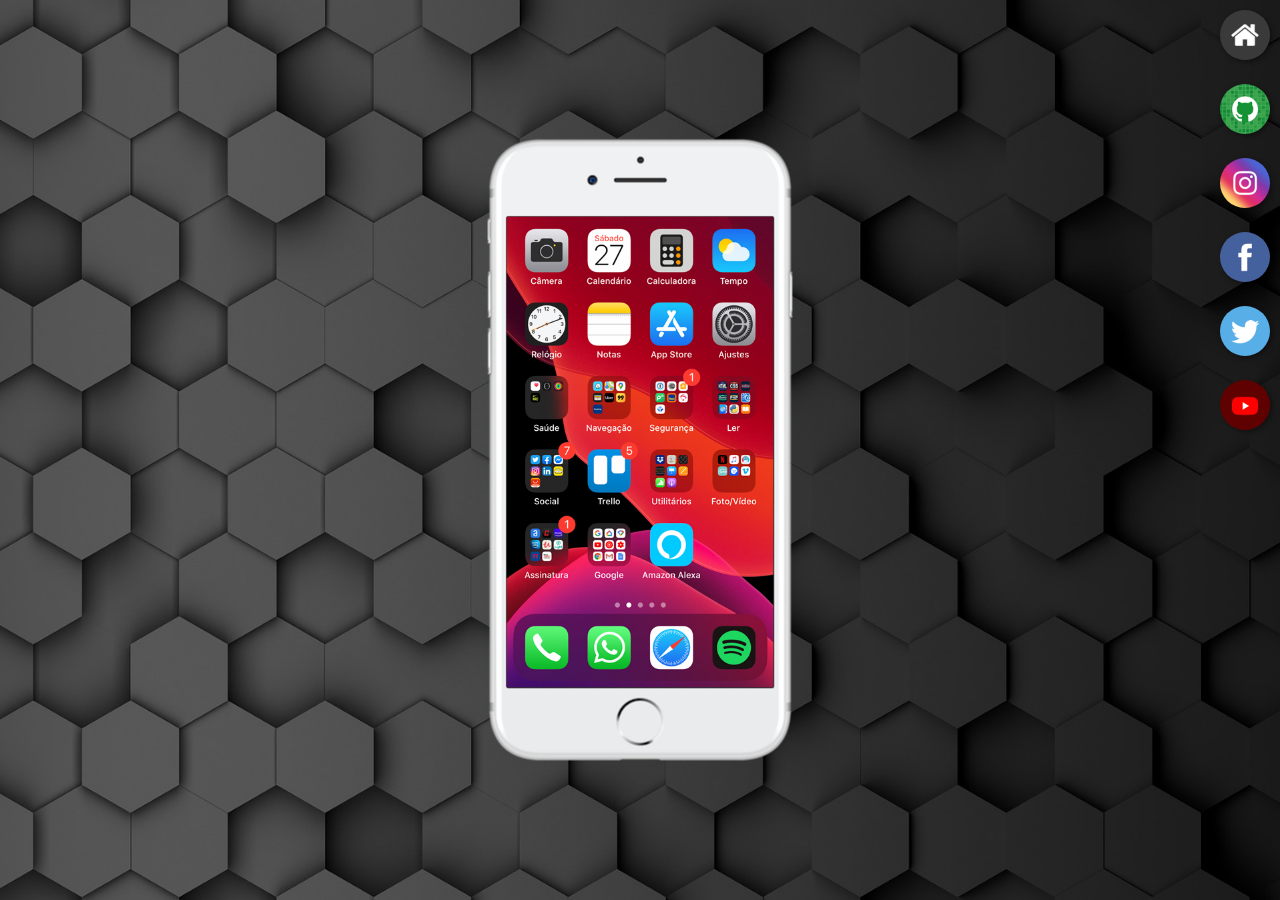
<file: index.html>
<!DOCTYPE html>
<html lang="pt-br">
<head>
    <meta charset="UTF-8">
    <meta name="viewport" content="width=device-width, initial-scale=1.0">
    <title>Projeto Redes Sociais</title>
    <link rel="shortcut icon" href="favicon.ico" type="image/x-icon">
    <link rel="stylesheet" href="estilos/style.css">
</head>
<body>
    <main>
        <section id="telefone">
            <iframe src="home.html" name="tela" id="tela" frameborder="0">
                Seu navegador não é compatível com isso.
            </iframe>
        </section>
        <section id="redes-sociais">
            <a href="home.html" target="tela"><img src="imagens/logo-home.jpg" alt="Home"></a><br>

            <a href="github.html" target="tela"><img src="imagens/logo-github.jpg" alt="GitHub"></a><br>

            <a href="instagram.html" target="tela"><img src="imagens/logo-instagram.jpg" alt="Instagram"></a><br>

            <a href="facebook.html" target="tela"><img src="imagens/logo-facebook.jpg" alt="Facebook"></a><br>

            <a href="twitter.html" target="tela"><img src="imagens/logo-twitter.jpg" alt="Twitter"></a><br>

            <a href="youtube.html" target="tela"><img src="imagens/logo-youtube.jpg" alt="YouTube"></a>
        </section>
    </main>
</body>
</html>
</file>
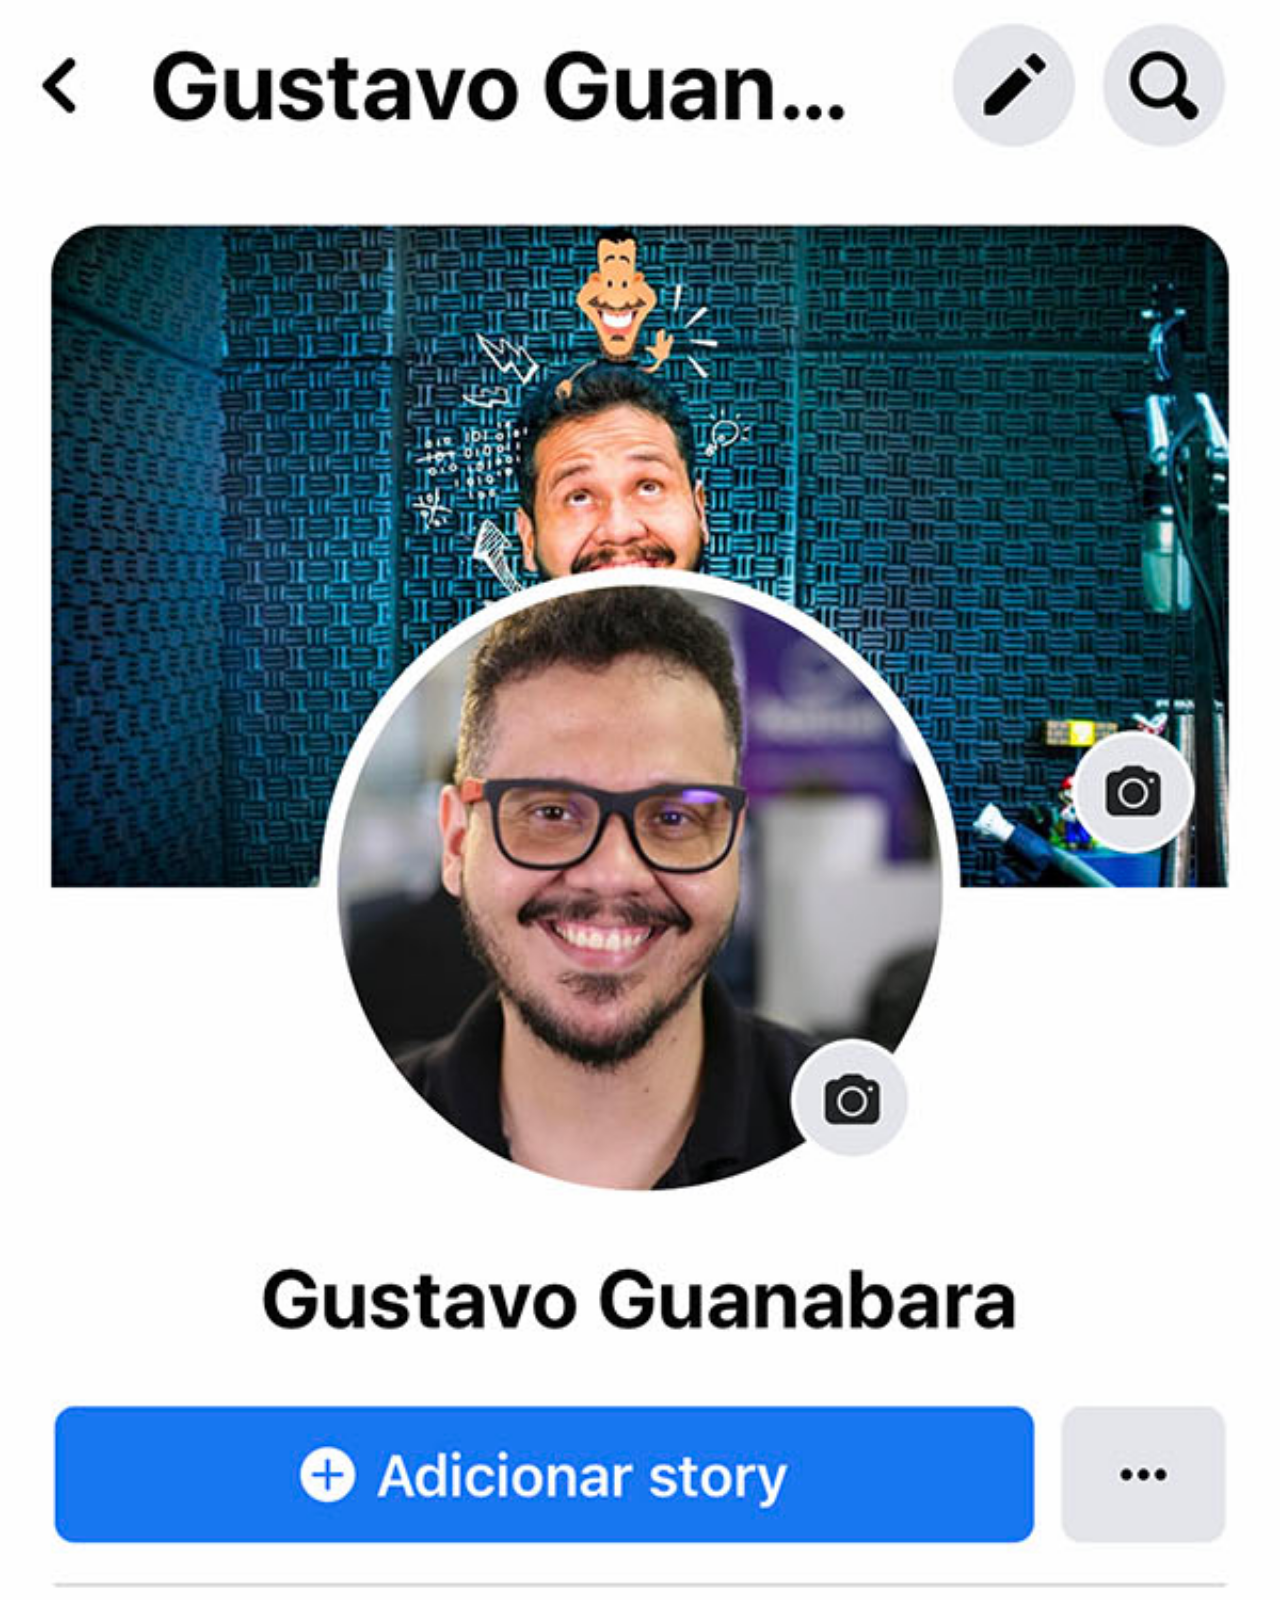
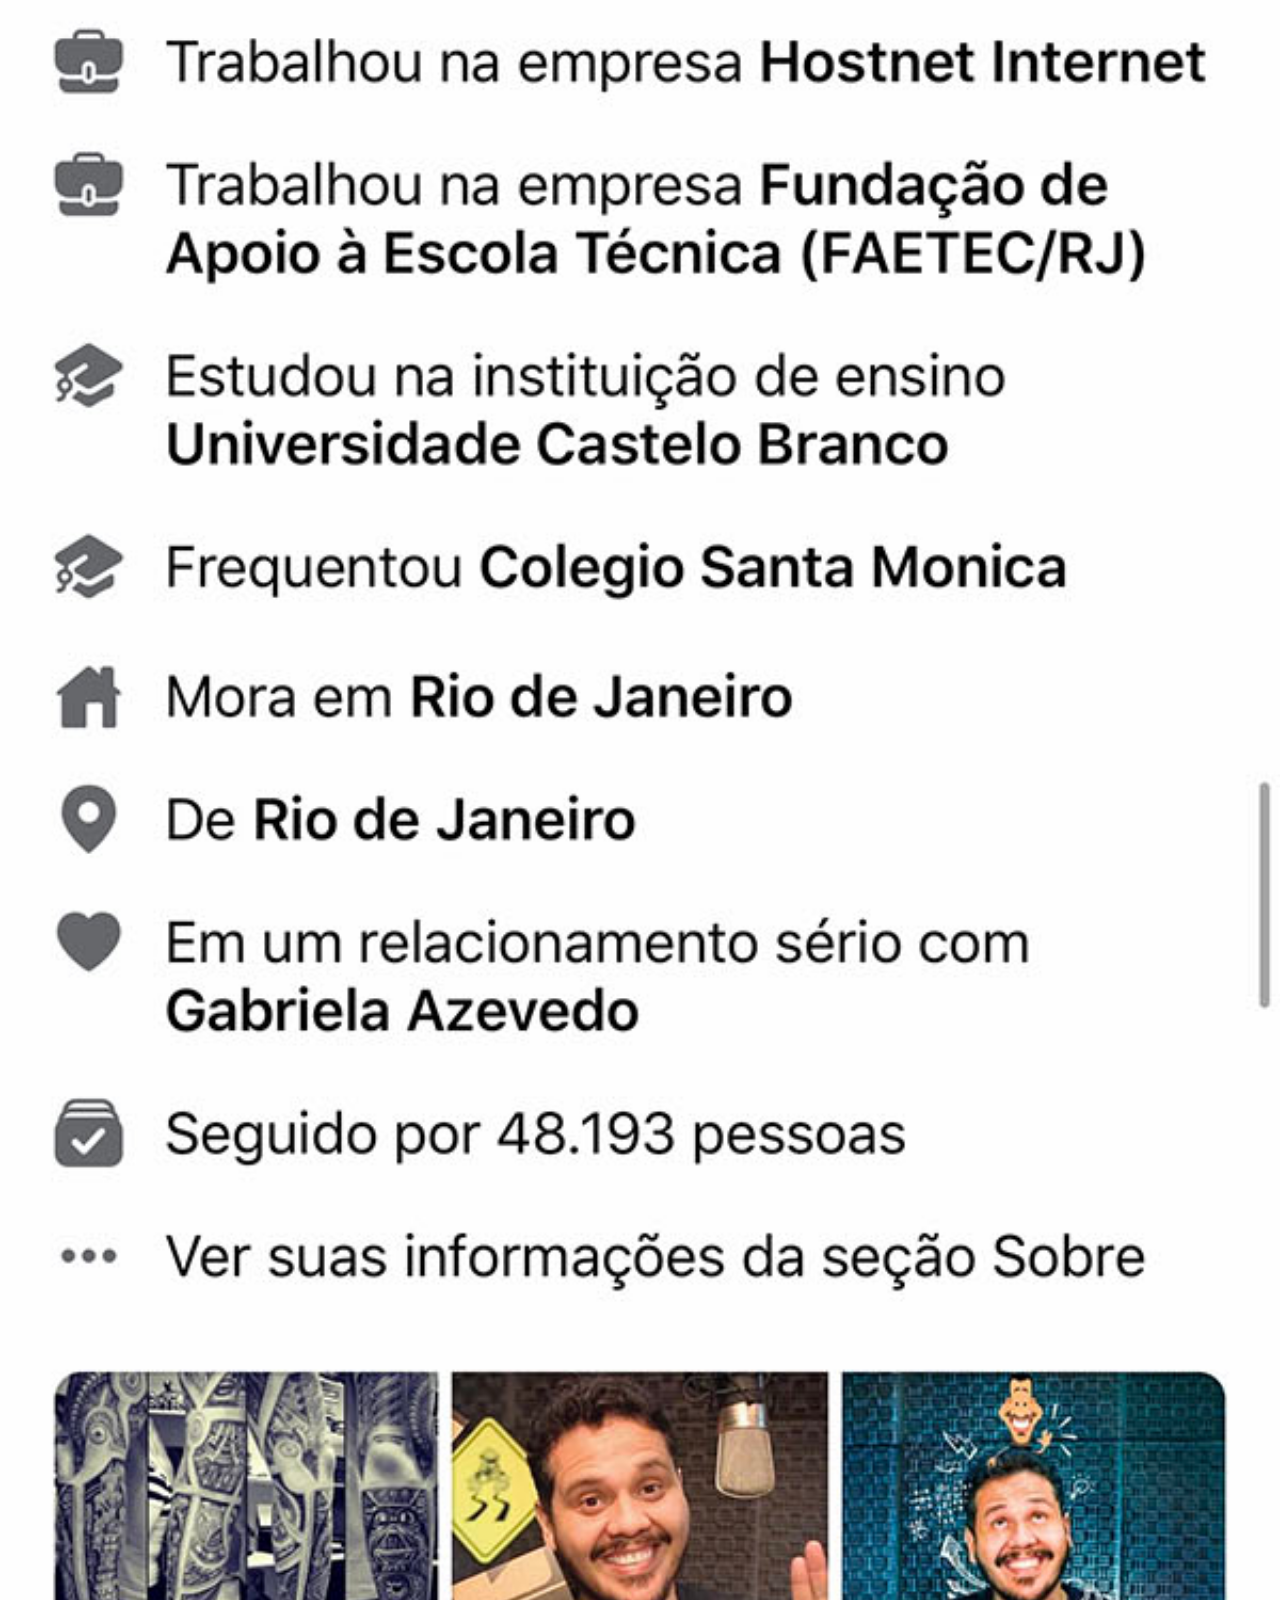
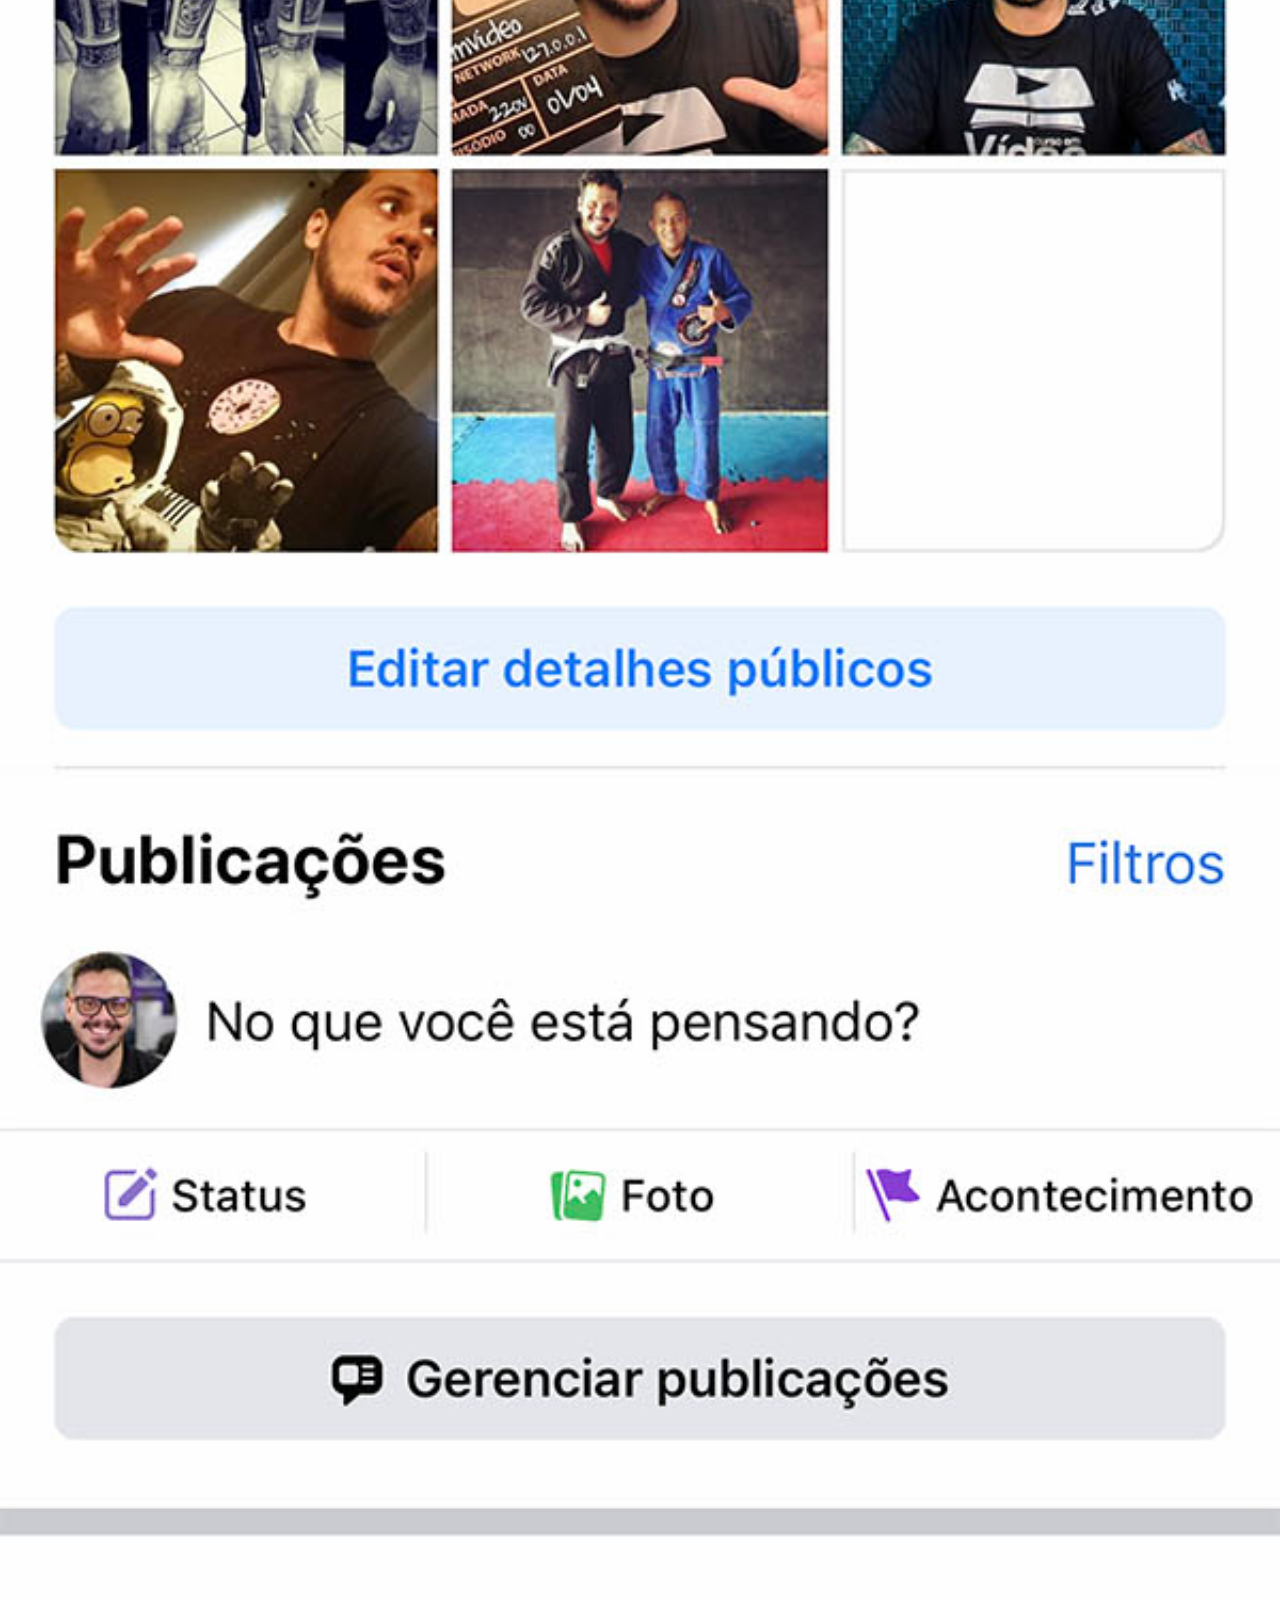
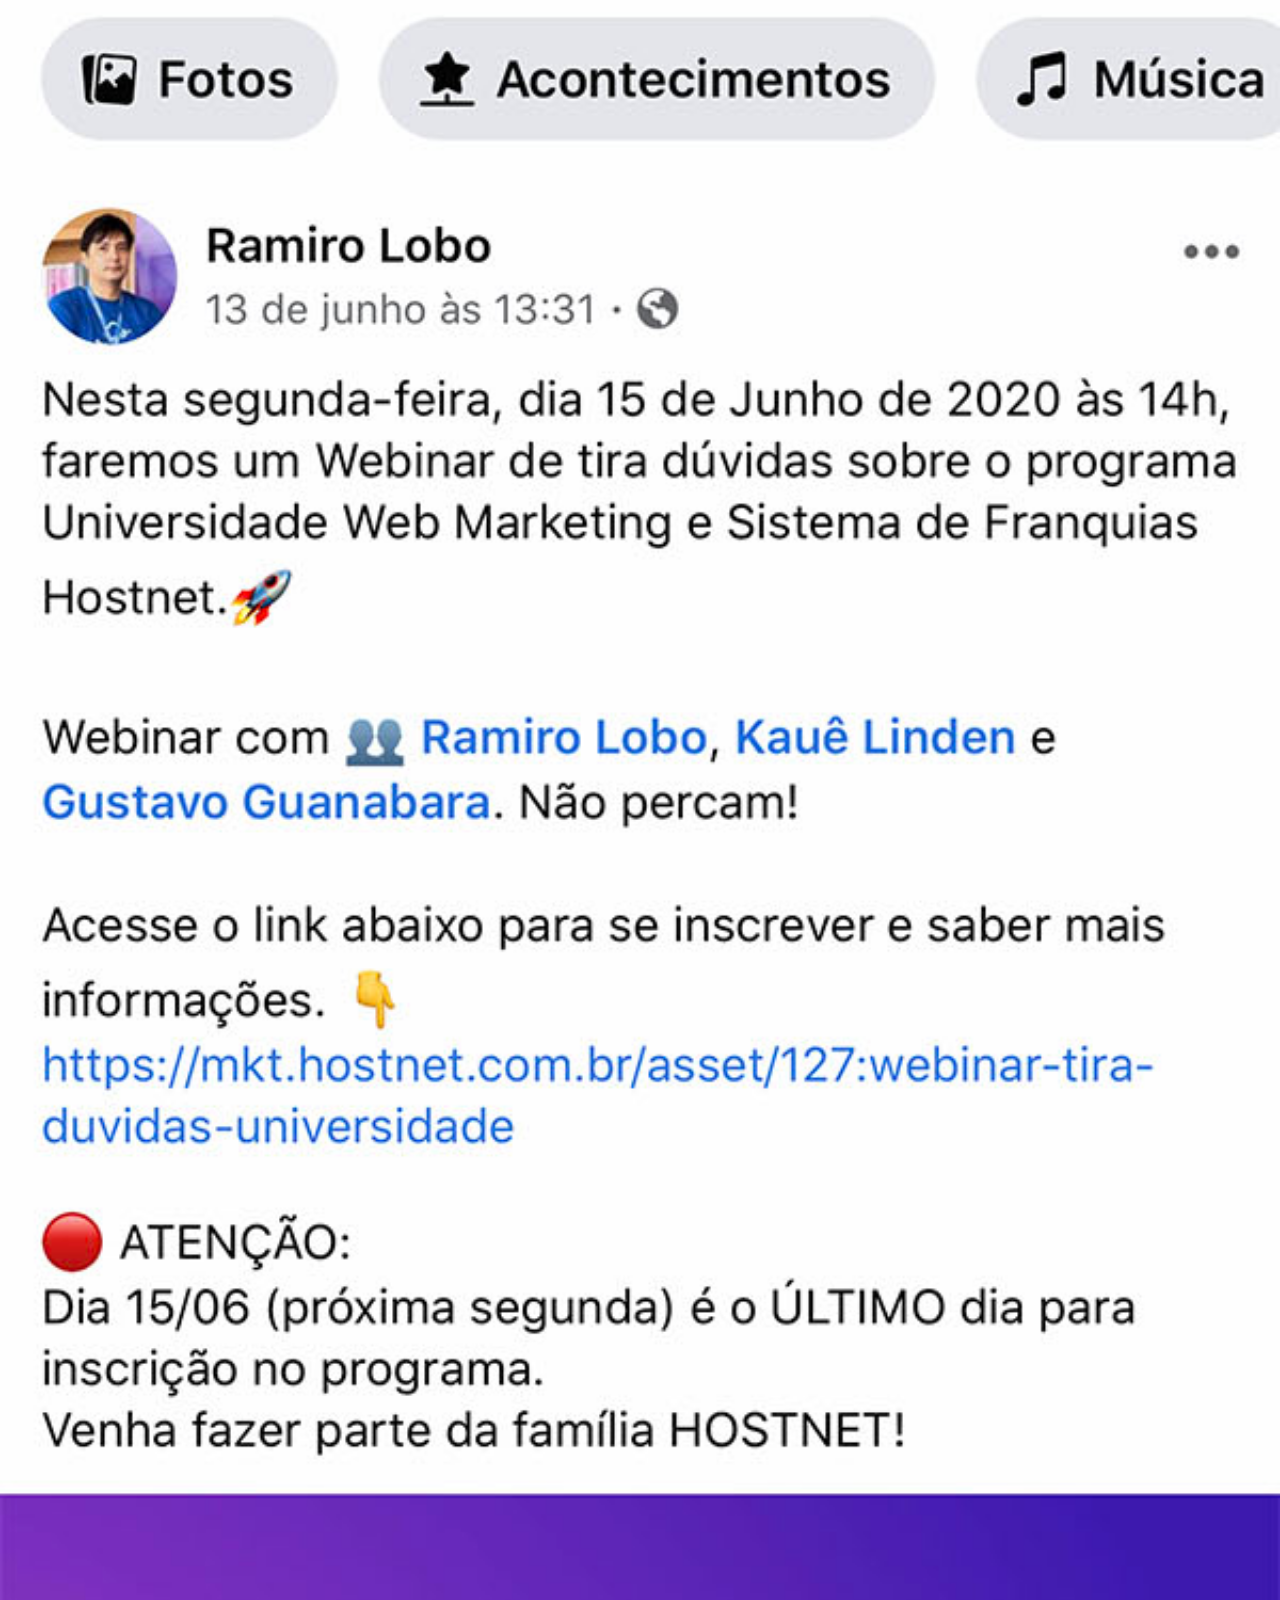
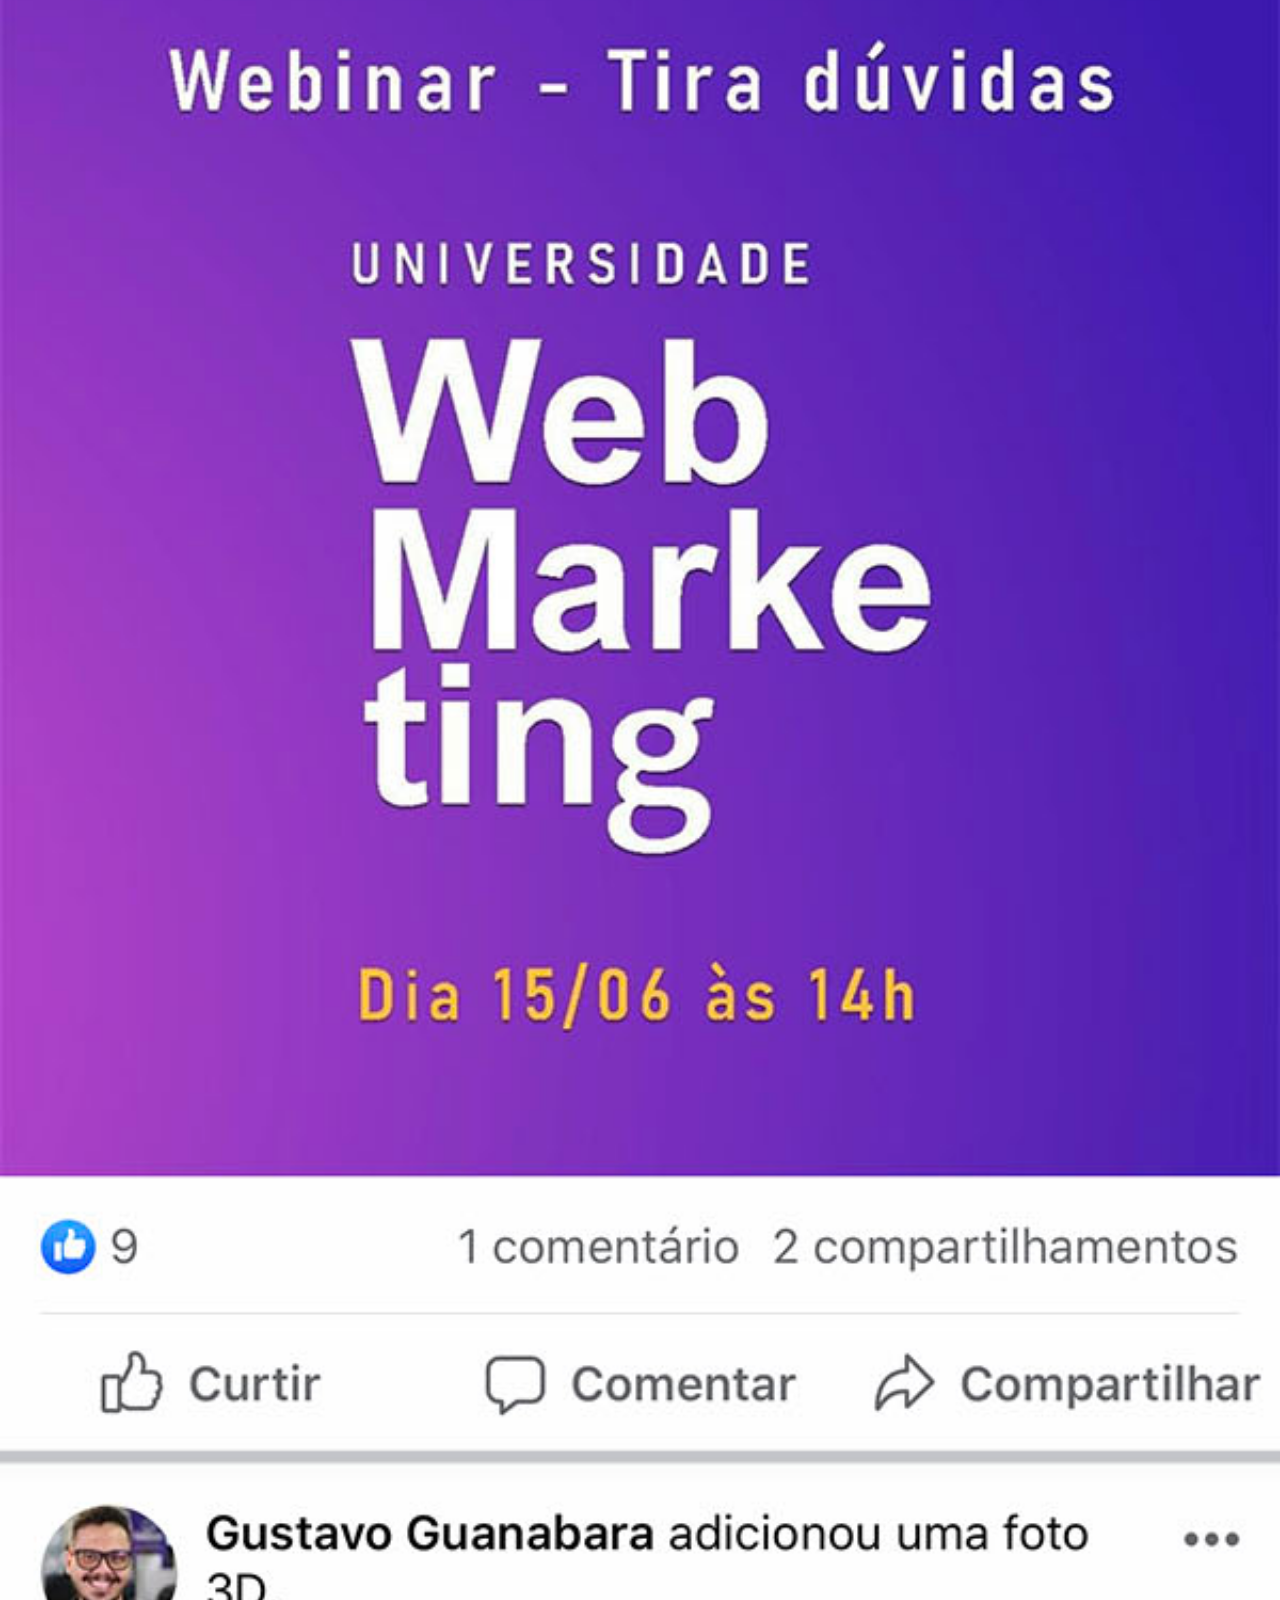
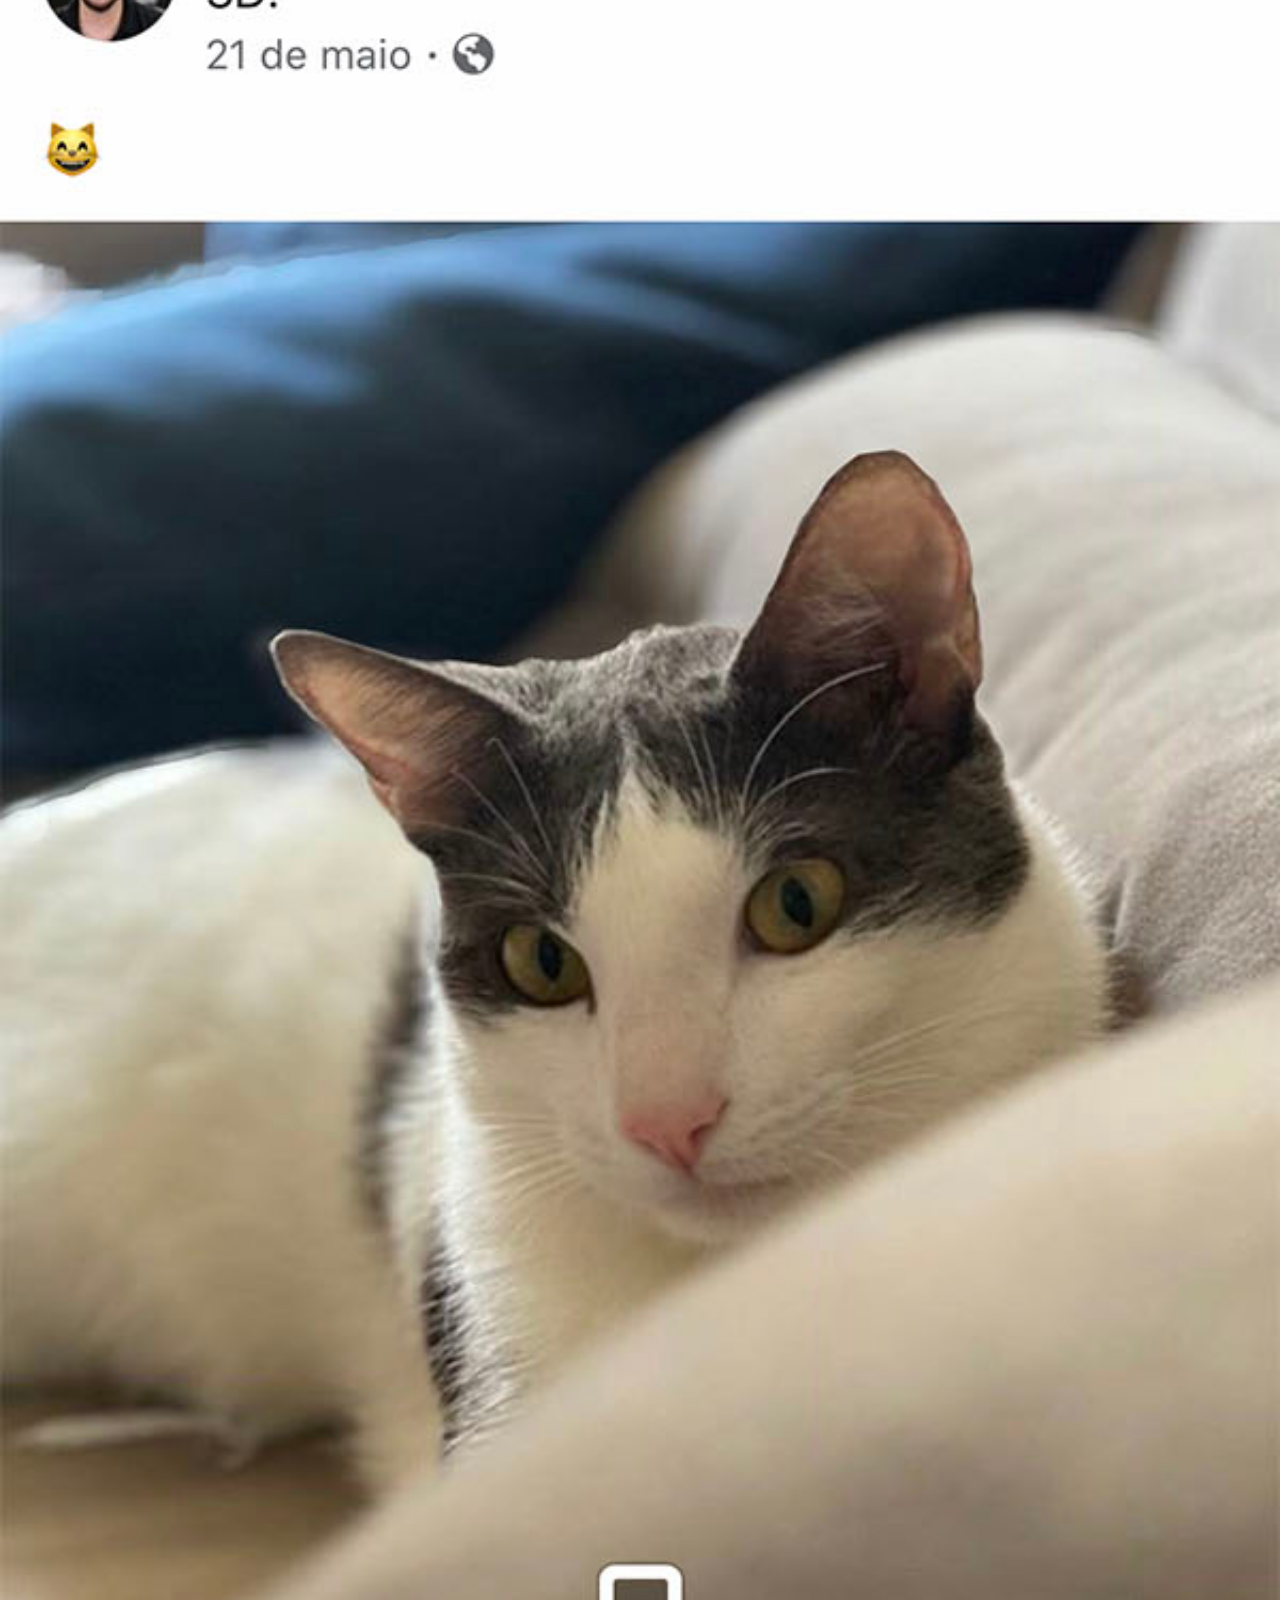
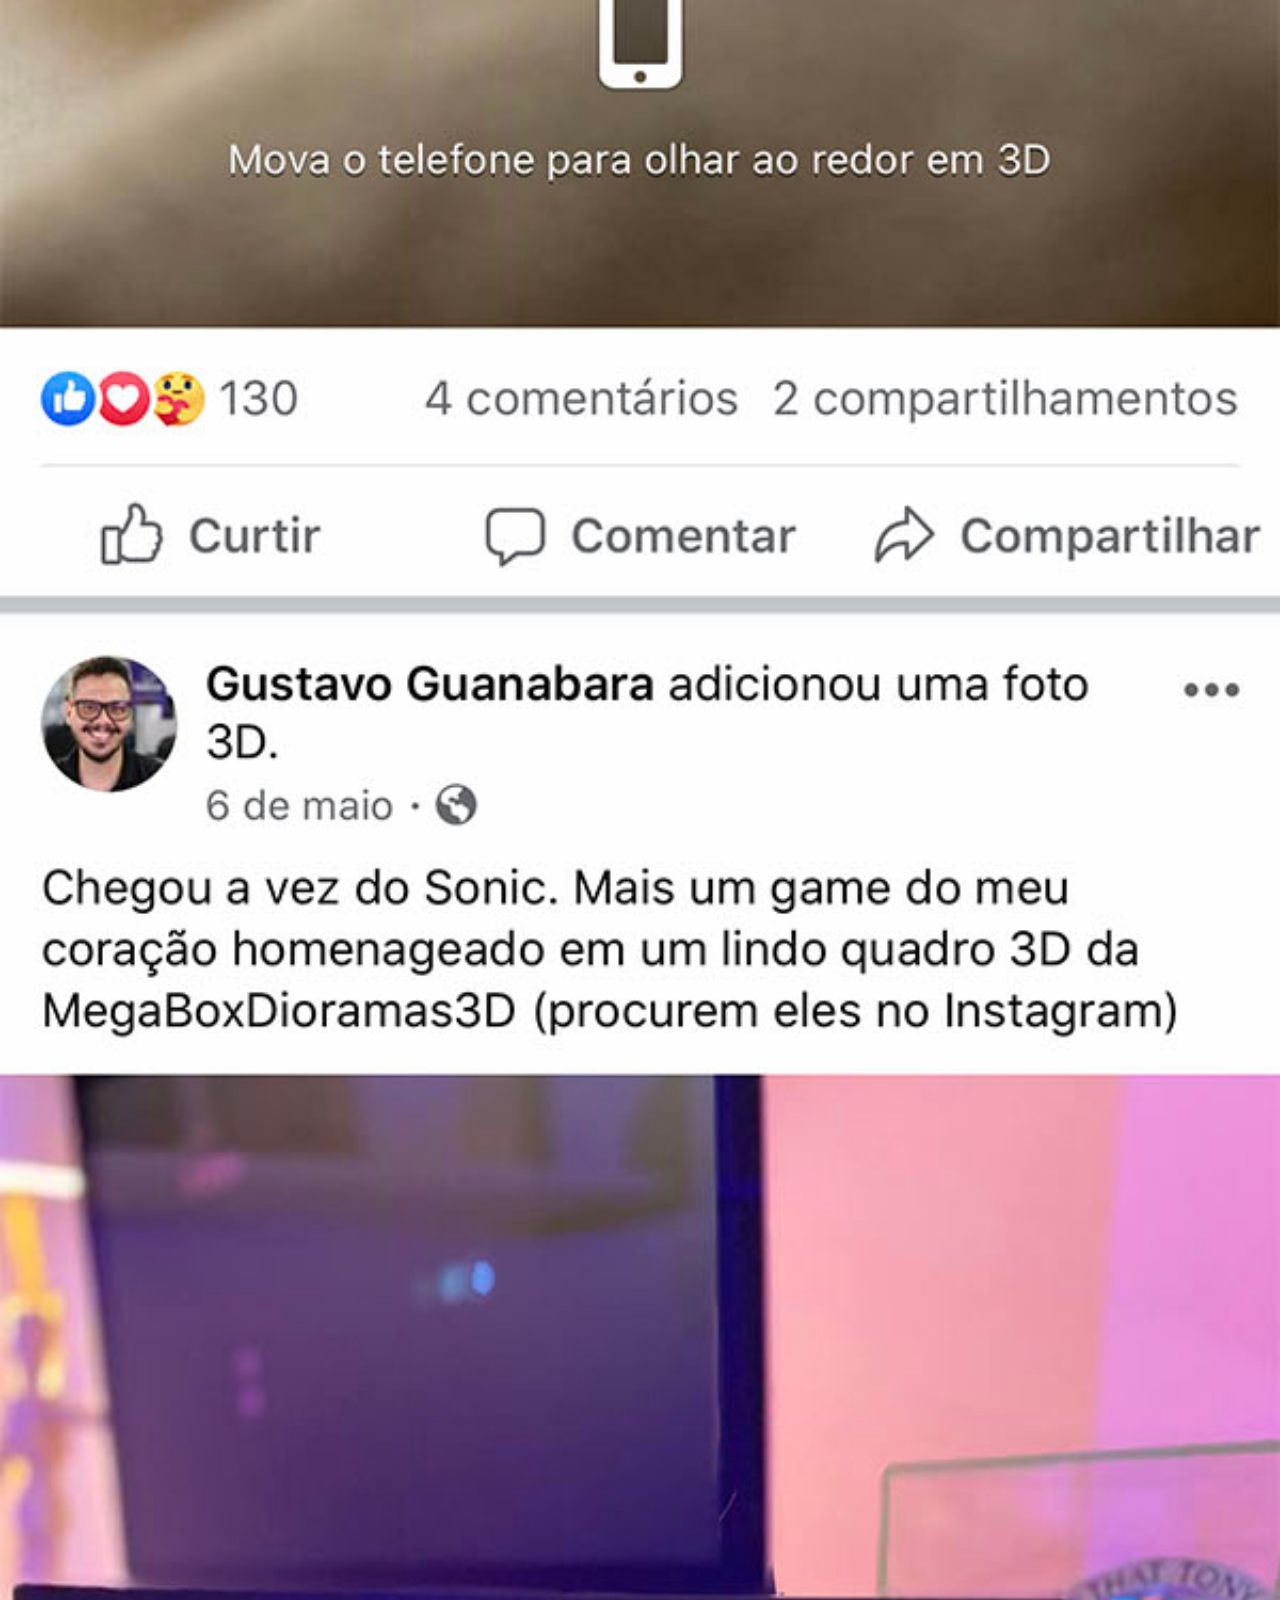
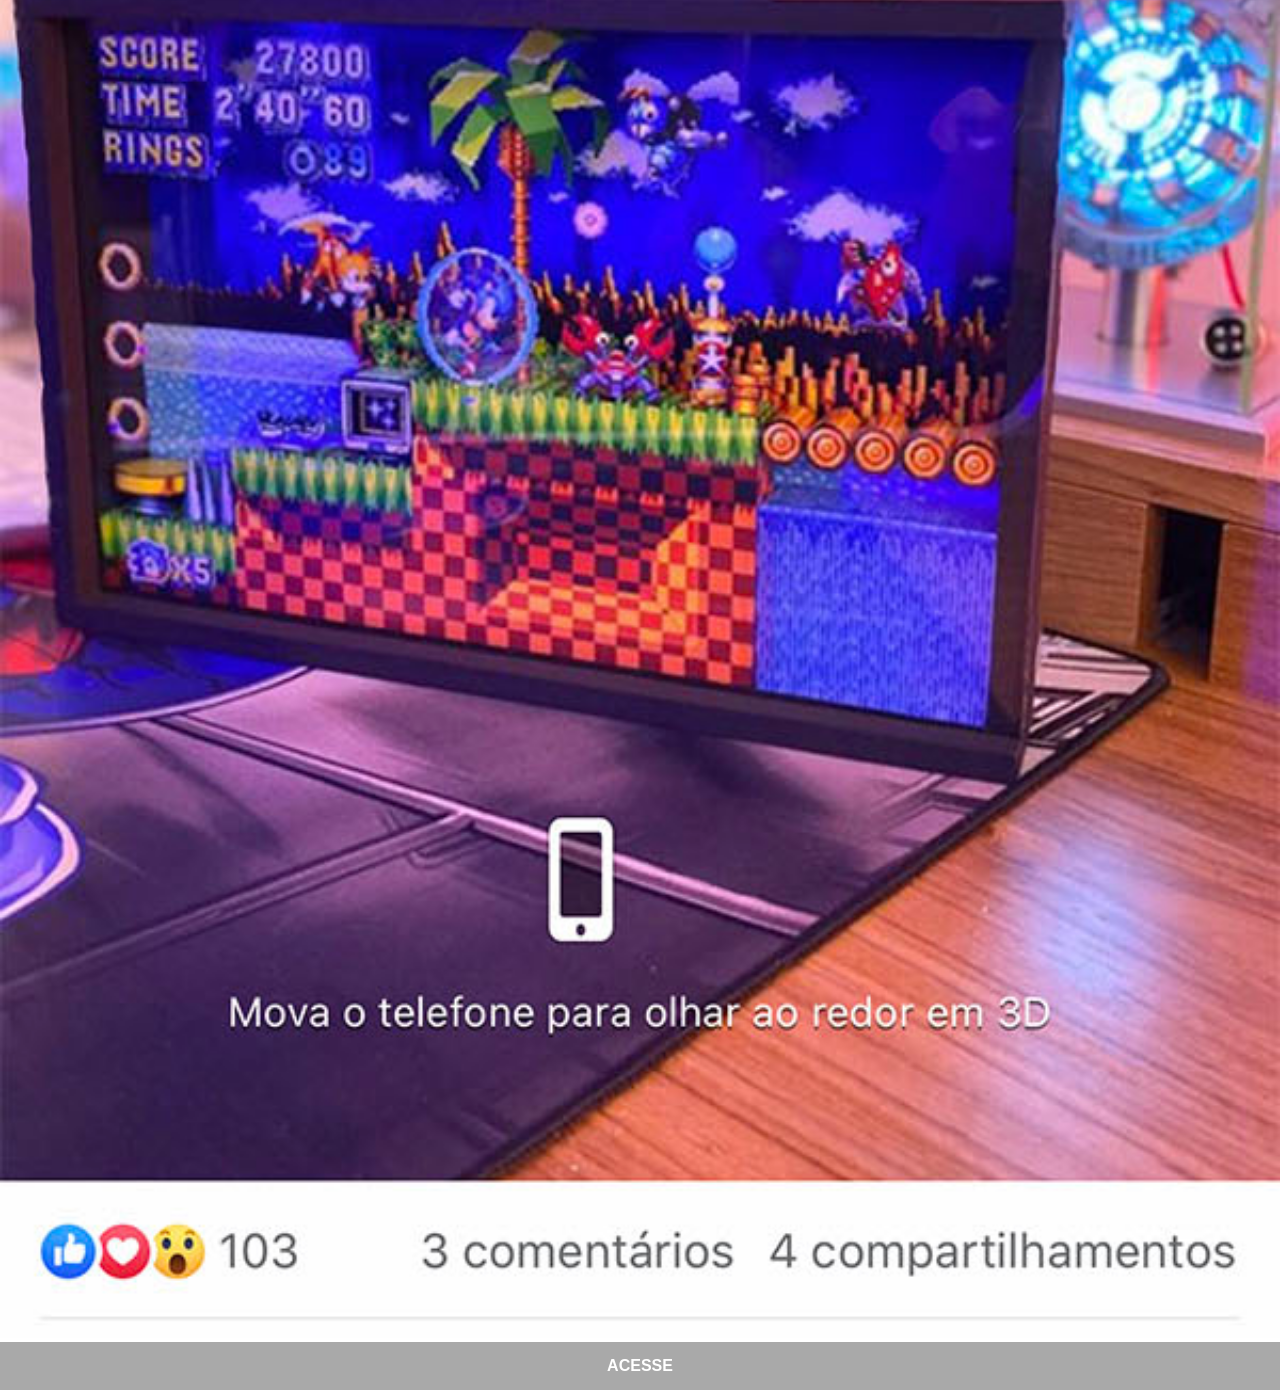
<file: facebook.html>
<!DOCTYPE html>
<html lang="pt-br">
<head>
    <meta charset="UTF-8">
    <meta name="viewport" content="width=device-width, initial-scale=1.0">
    <title>Facebook</title>
    <link rel="stylesheet" href="estilos/social.css">
</head>
<body>
    <img src="imagens/tela-facebook.jpg" alt="Facebook"><a href="" target="_blank">ACESSE</a>
</body>
</html>
</file>
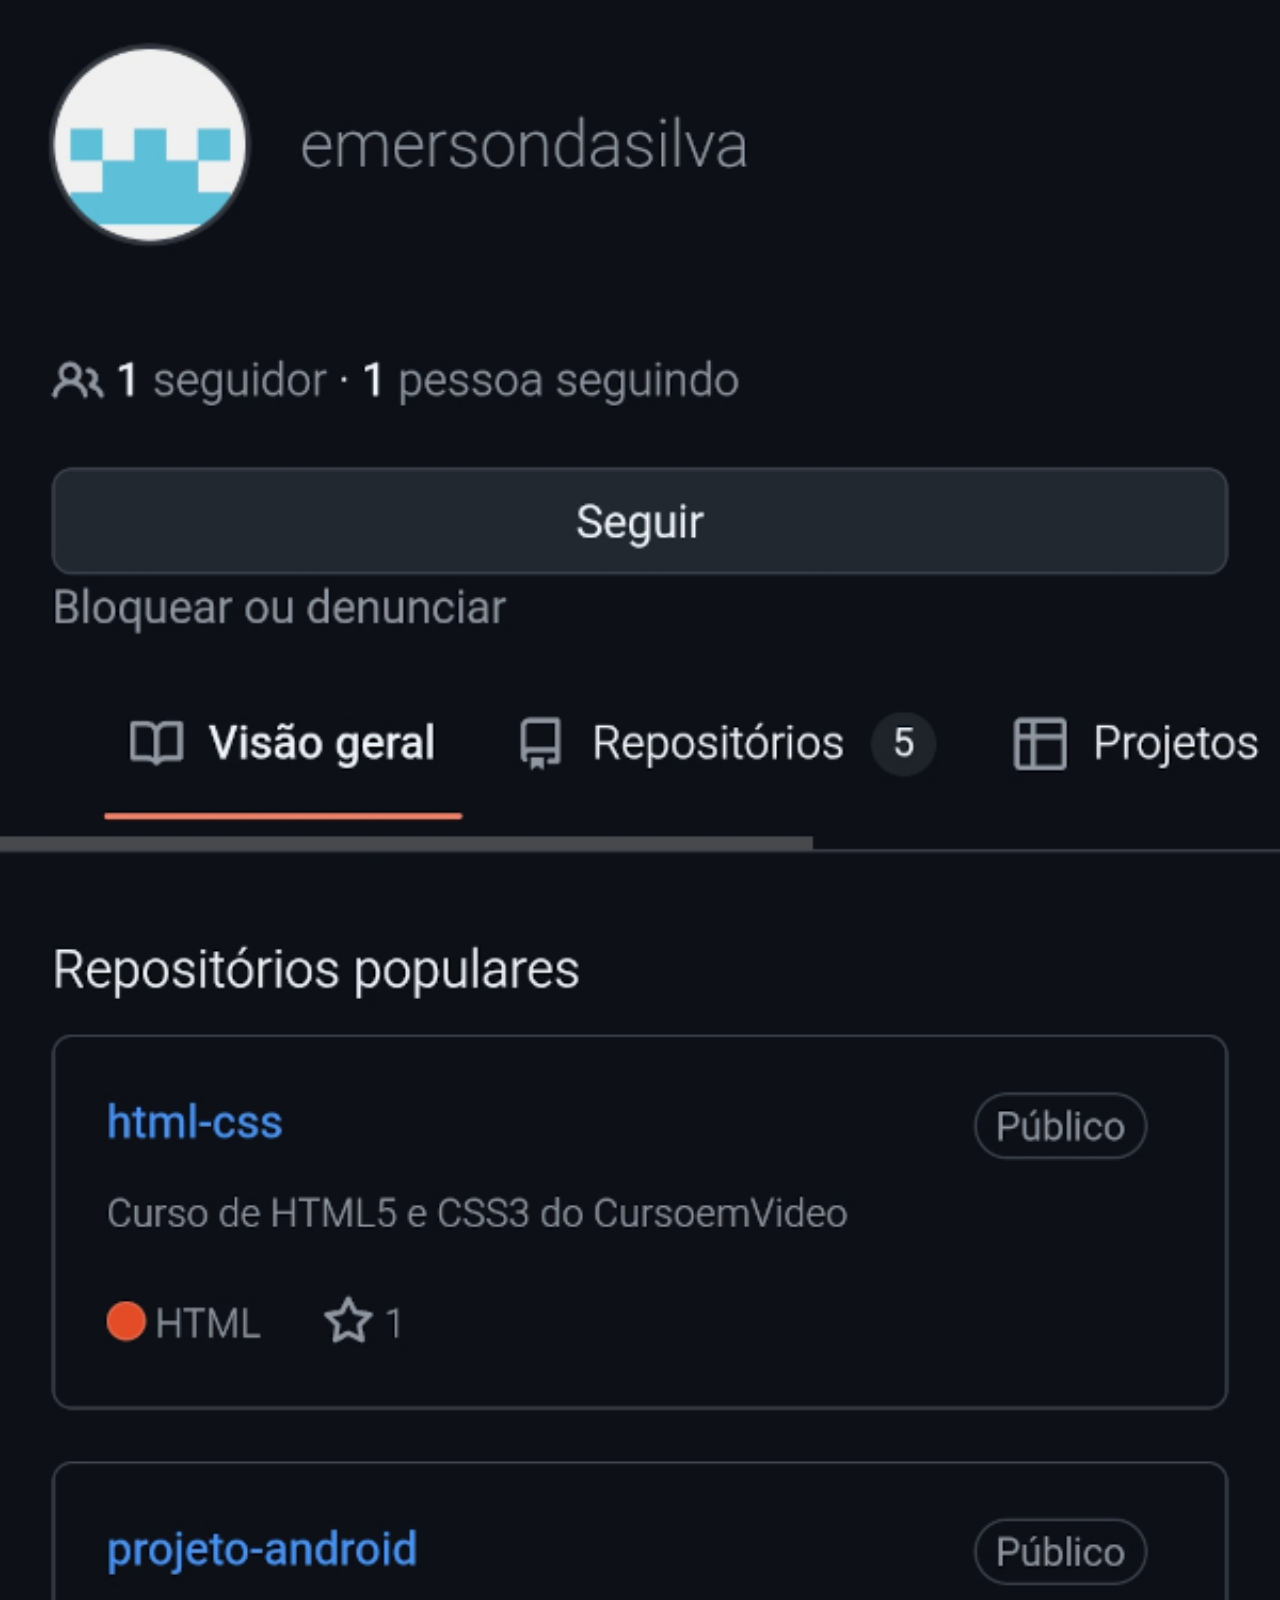
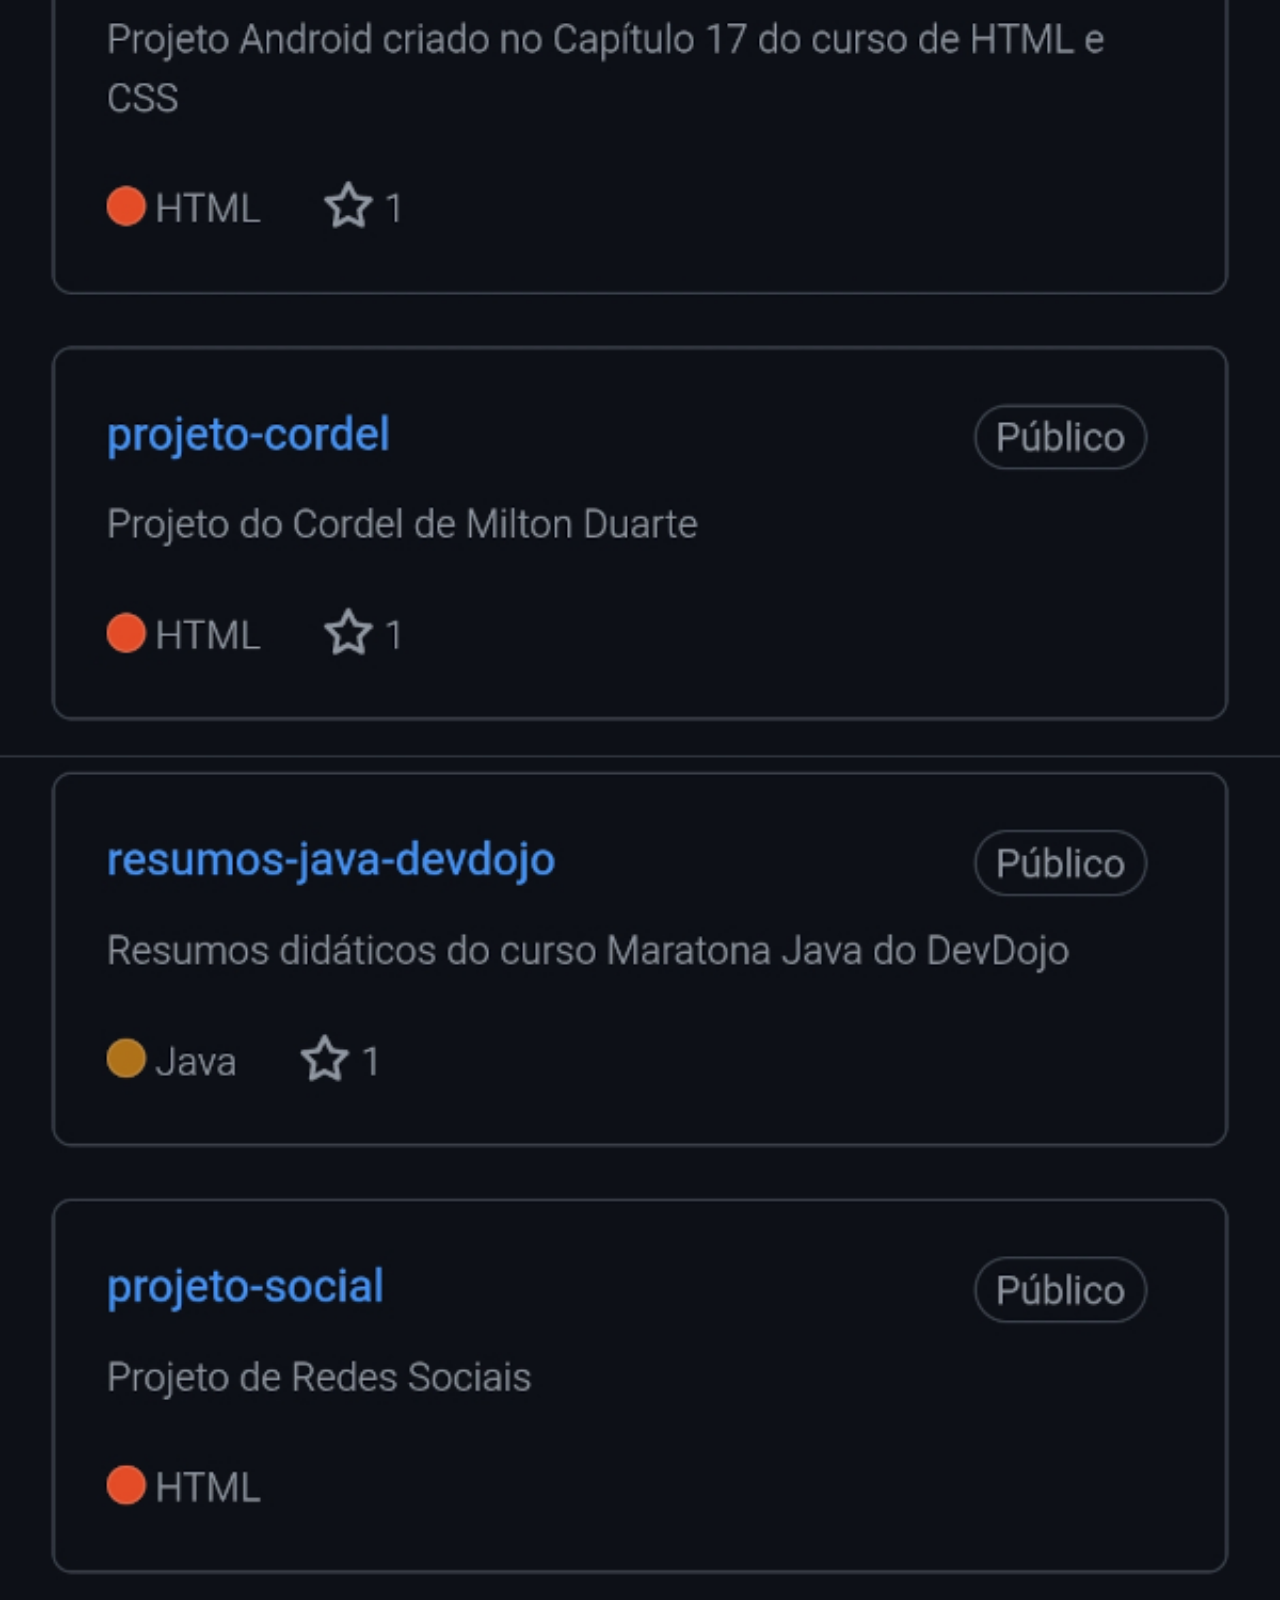
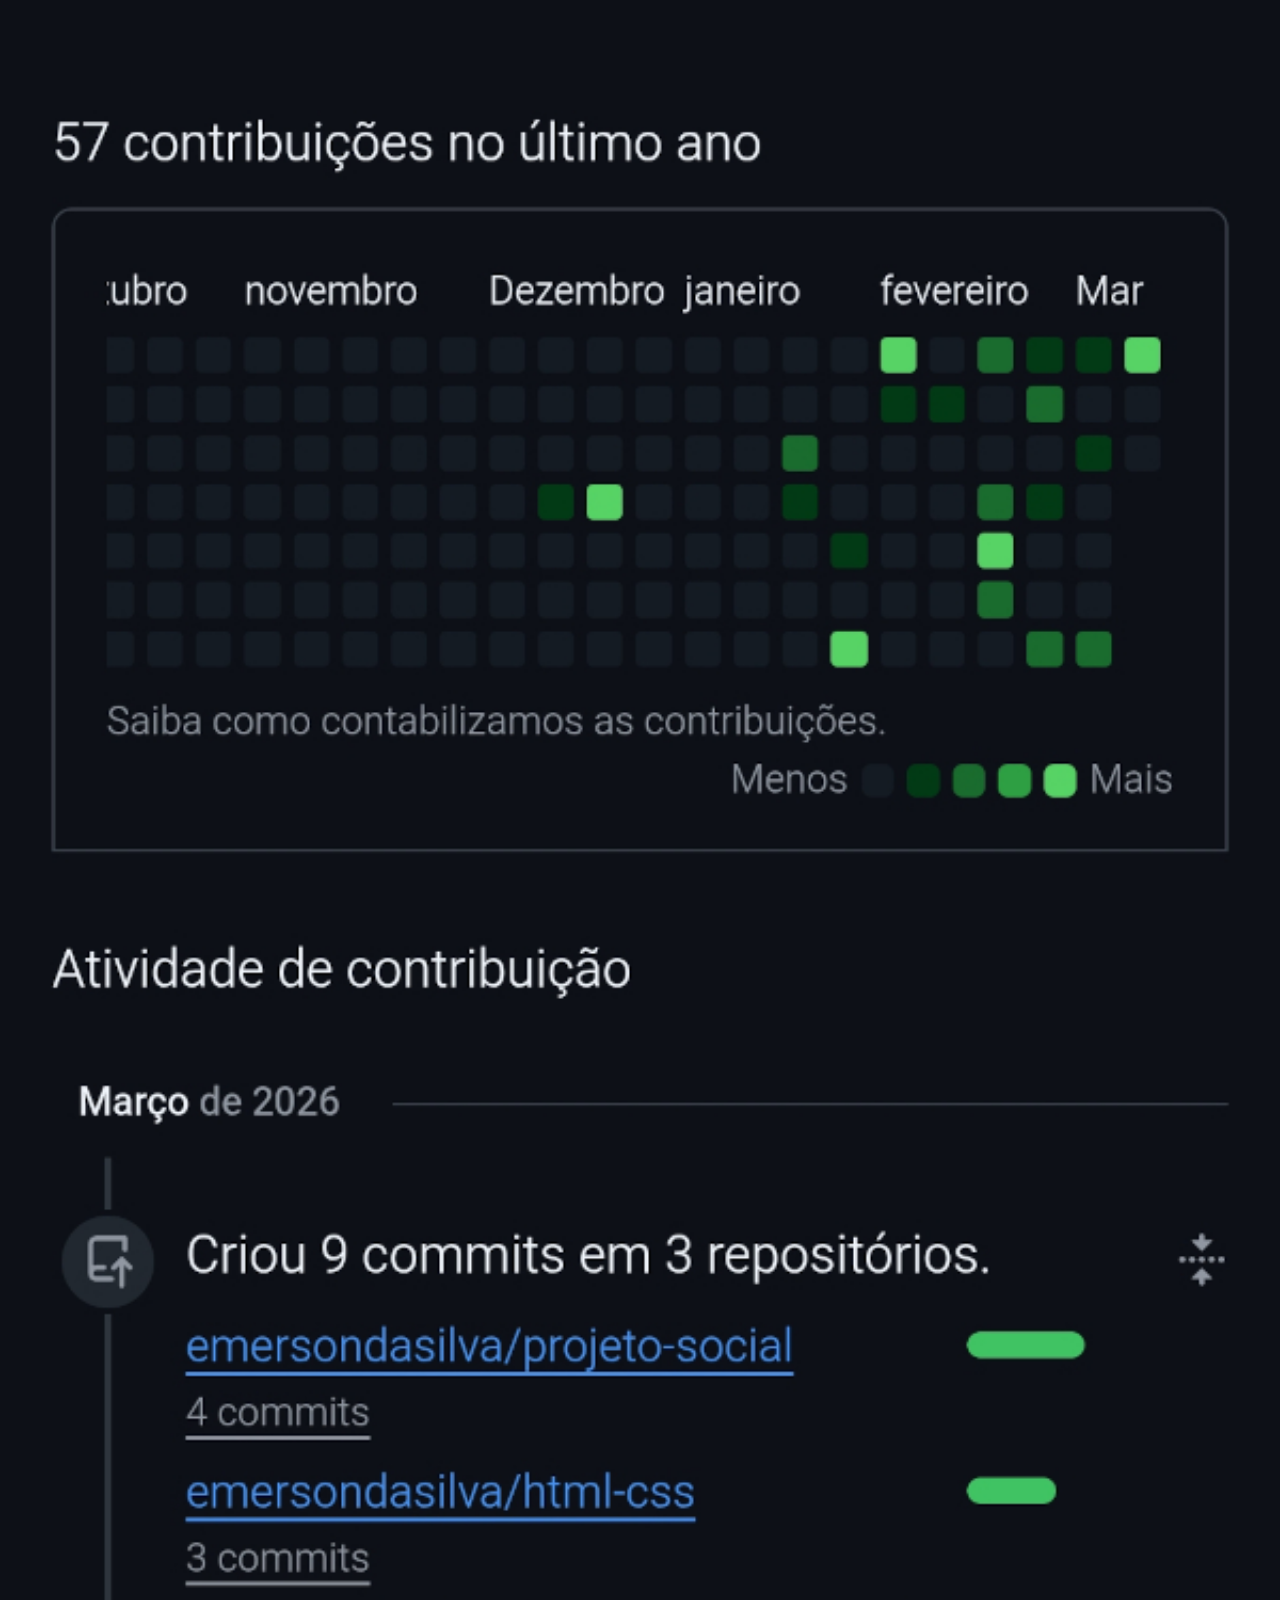
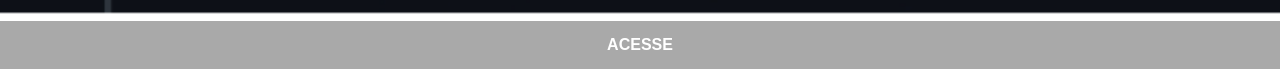
<file: github.html>
<!DOCTYPE html>
<html lang="pt-br">
<head>
    <meta charset="UTF-8">
    <meta name="viewport" content="width=device-width, initial-scale=1.0">
    <title>GitHub</title>
    <link rel="stylesheet" href="estilos/social.css">
</head>
<body>
    <img src="imagens/tela-github.jpg" alt="GitHub"><a href="https://github.com/emersondasilva" target="_blank">ACESSE</a>
</body>
</html>
</file>
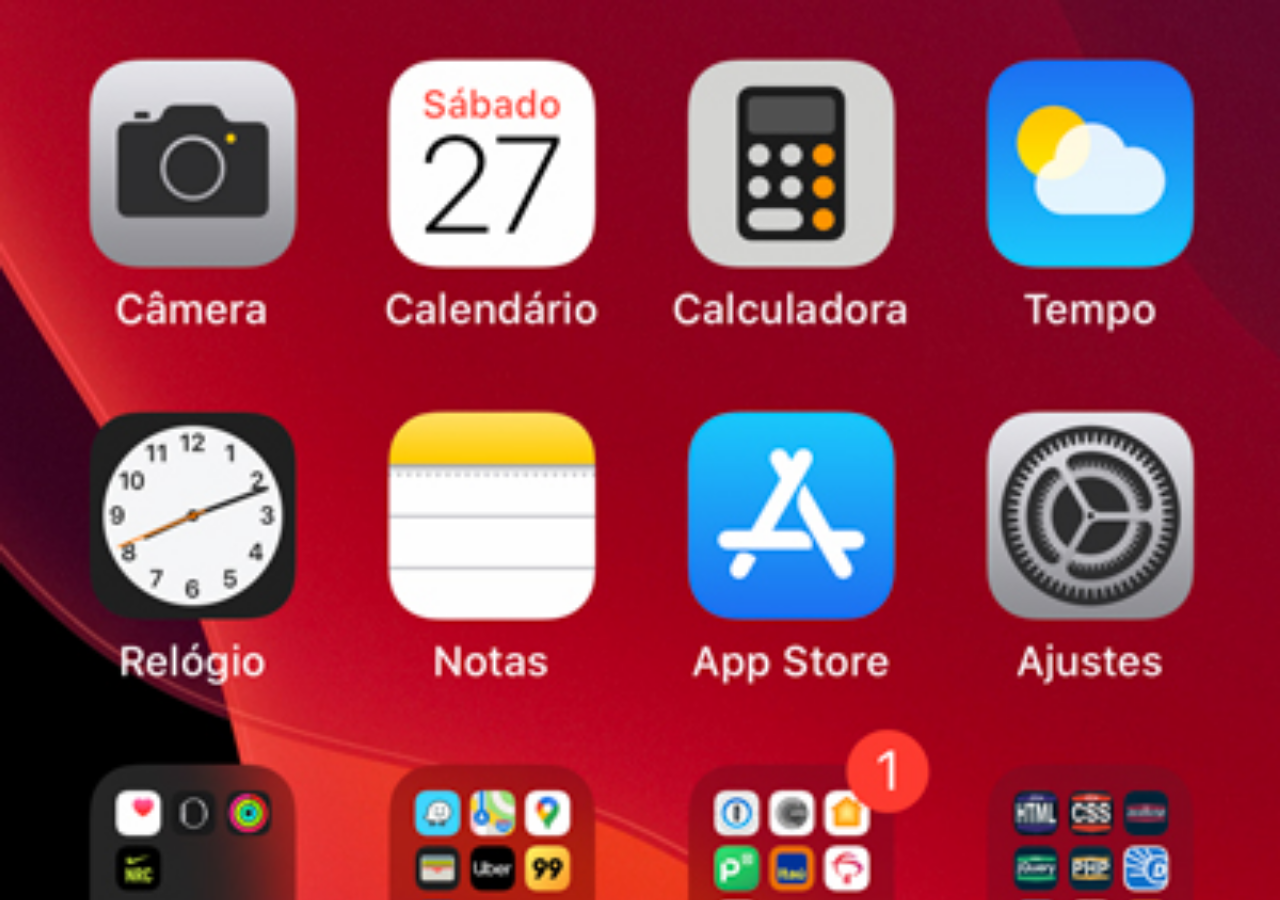
<file: home.html>
<!DOCTYPE html>
<html lang="pt-br">
<head>
    <meta charset="UTF-8">
    <meta name="viewport" content="width=device-width, initial-scale=1.0">
    <title>Home</title>
</head>
<style>
    * {
        margin: 0px;
        padding: 0px;
    }

    body {
        width: 100vw;
        height: 100vh;
        background: black url('imagens/tela-home.jpg') no-repeat top center;
        background-size: cover;
    }
</style>
<body>
    
</body>
</html>
</file>
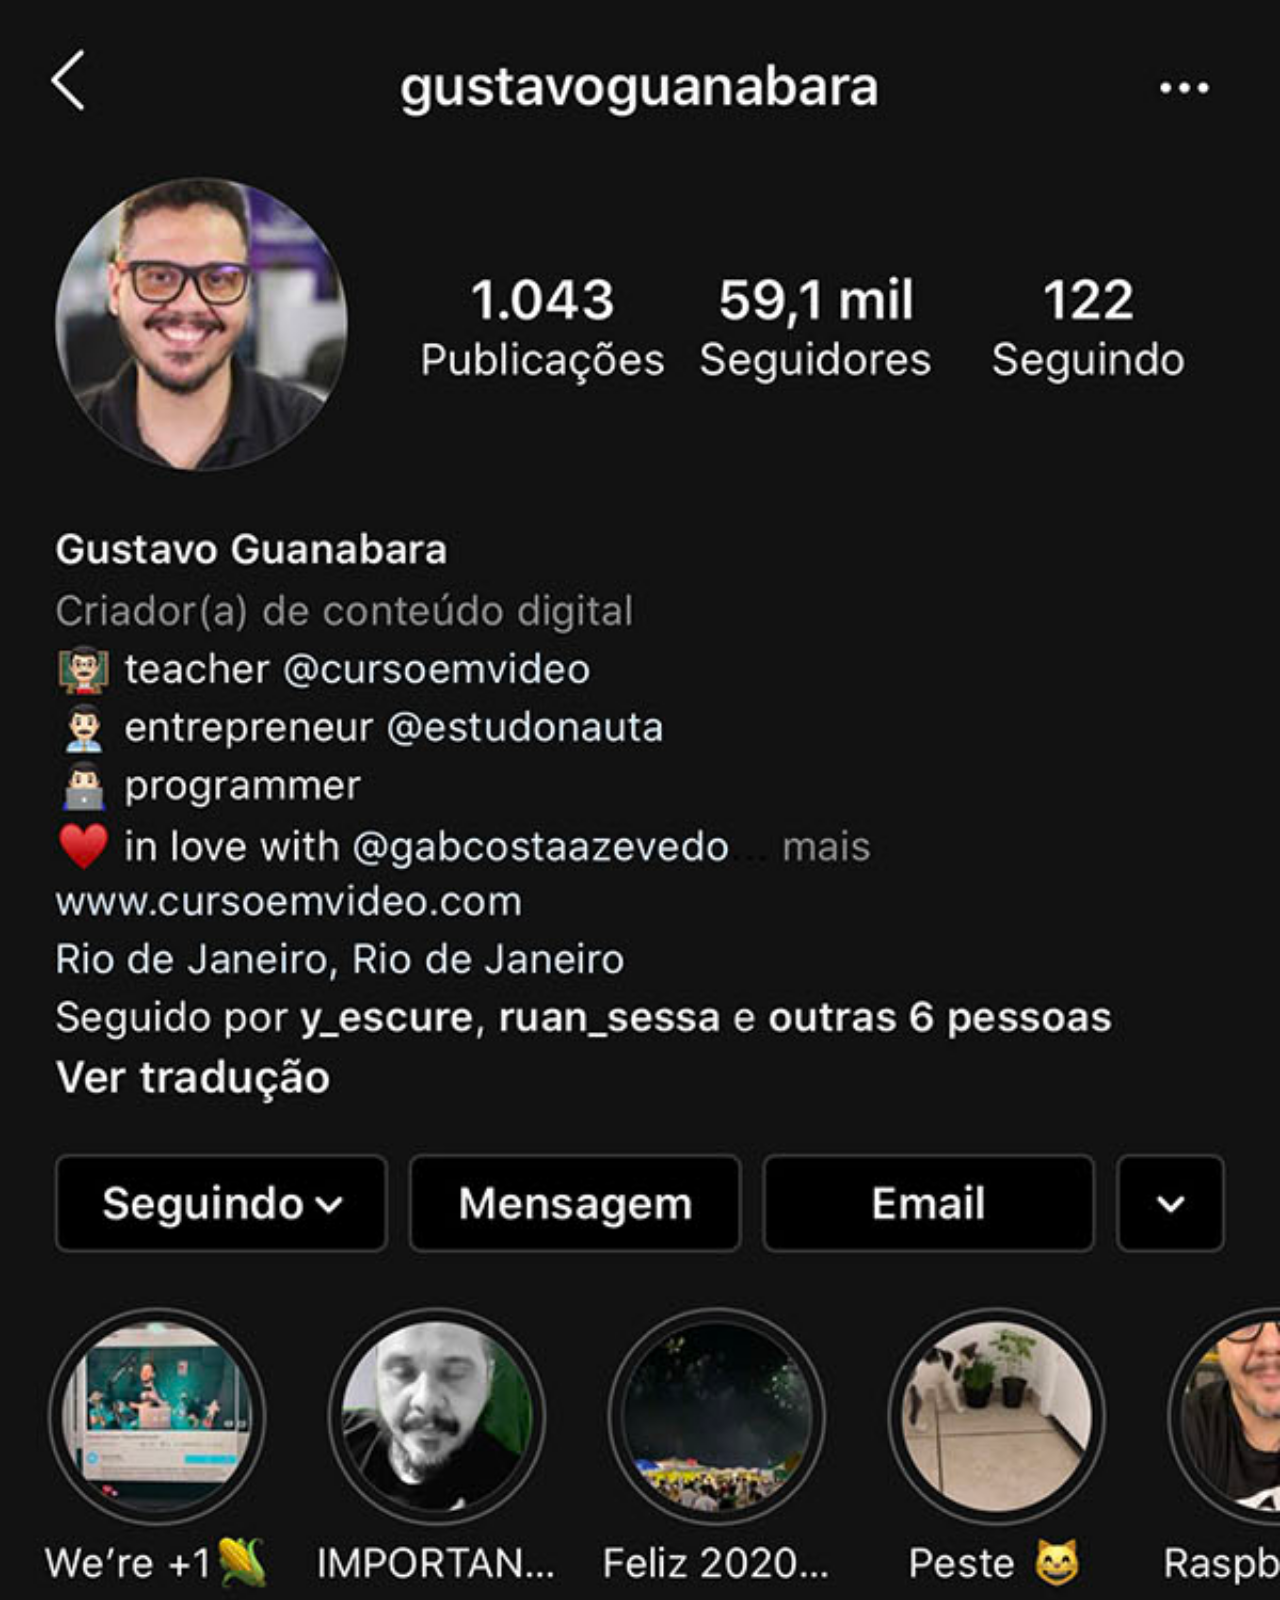
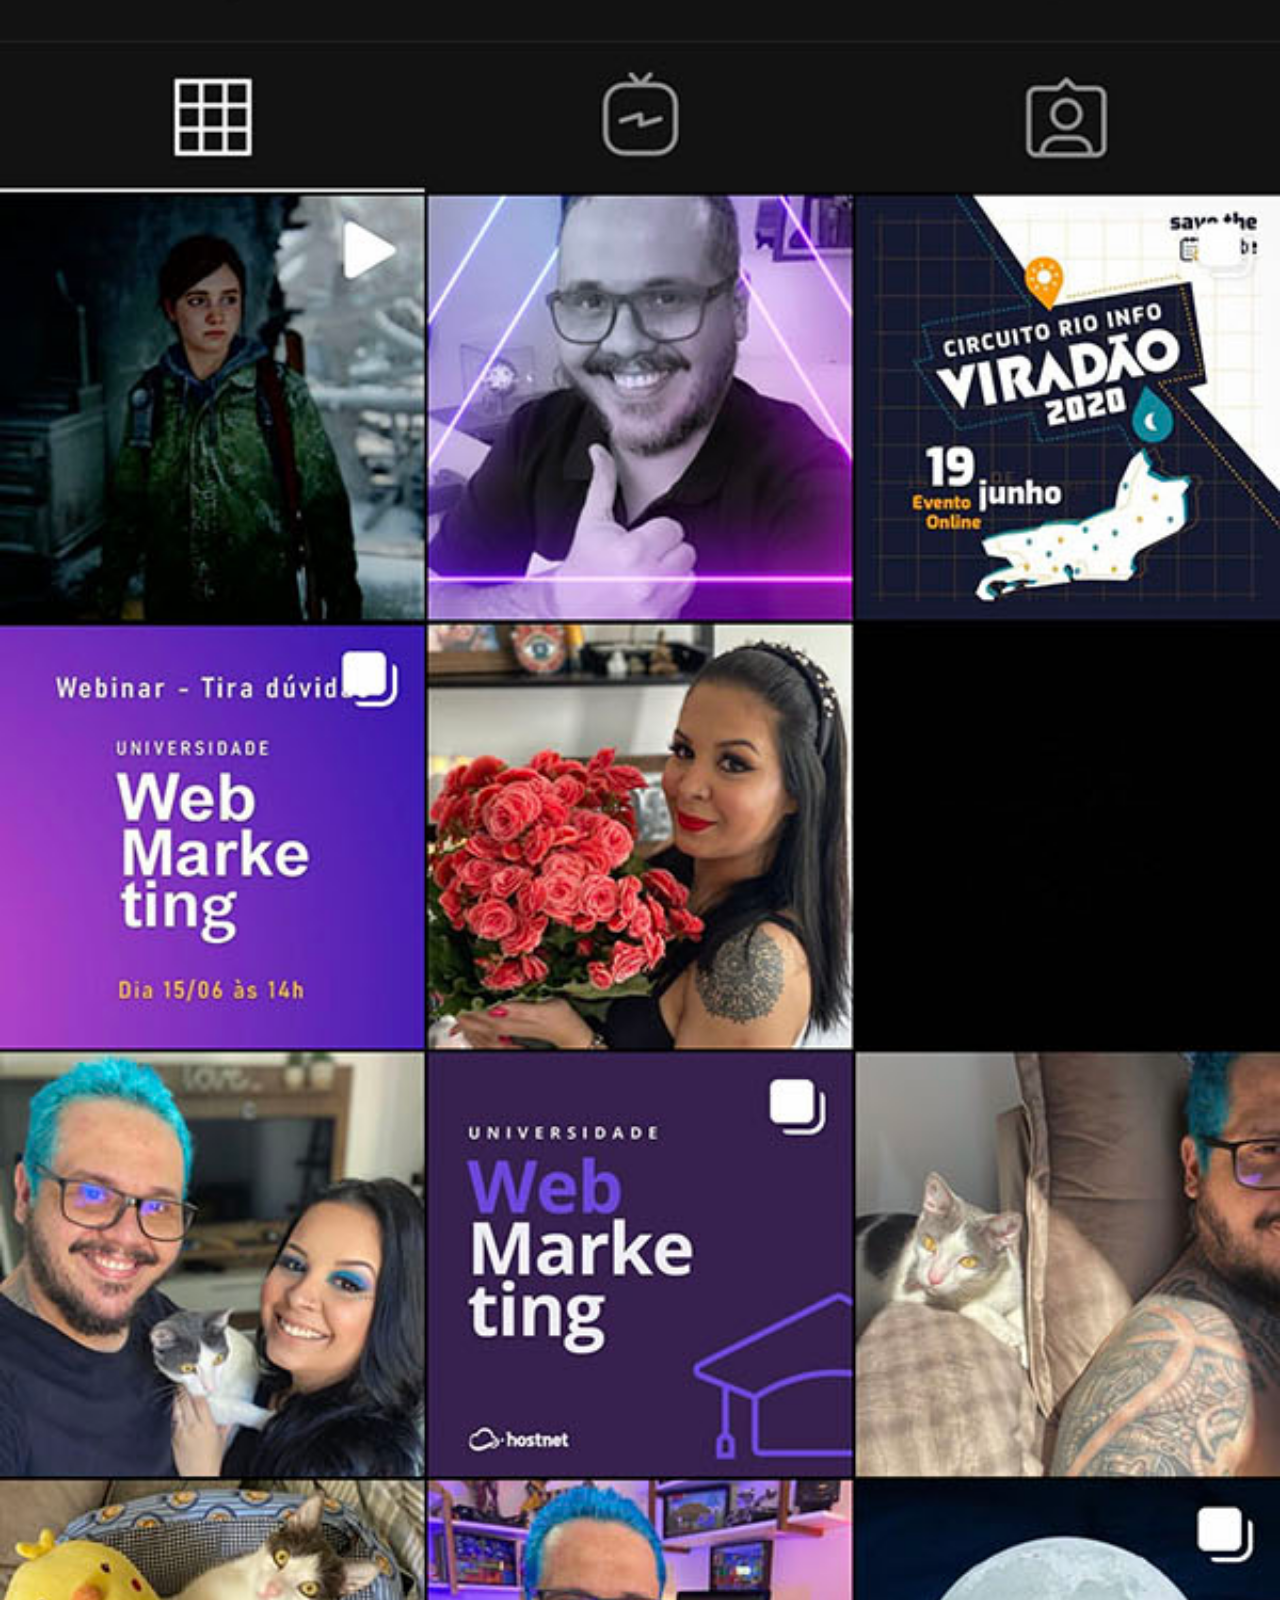
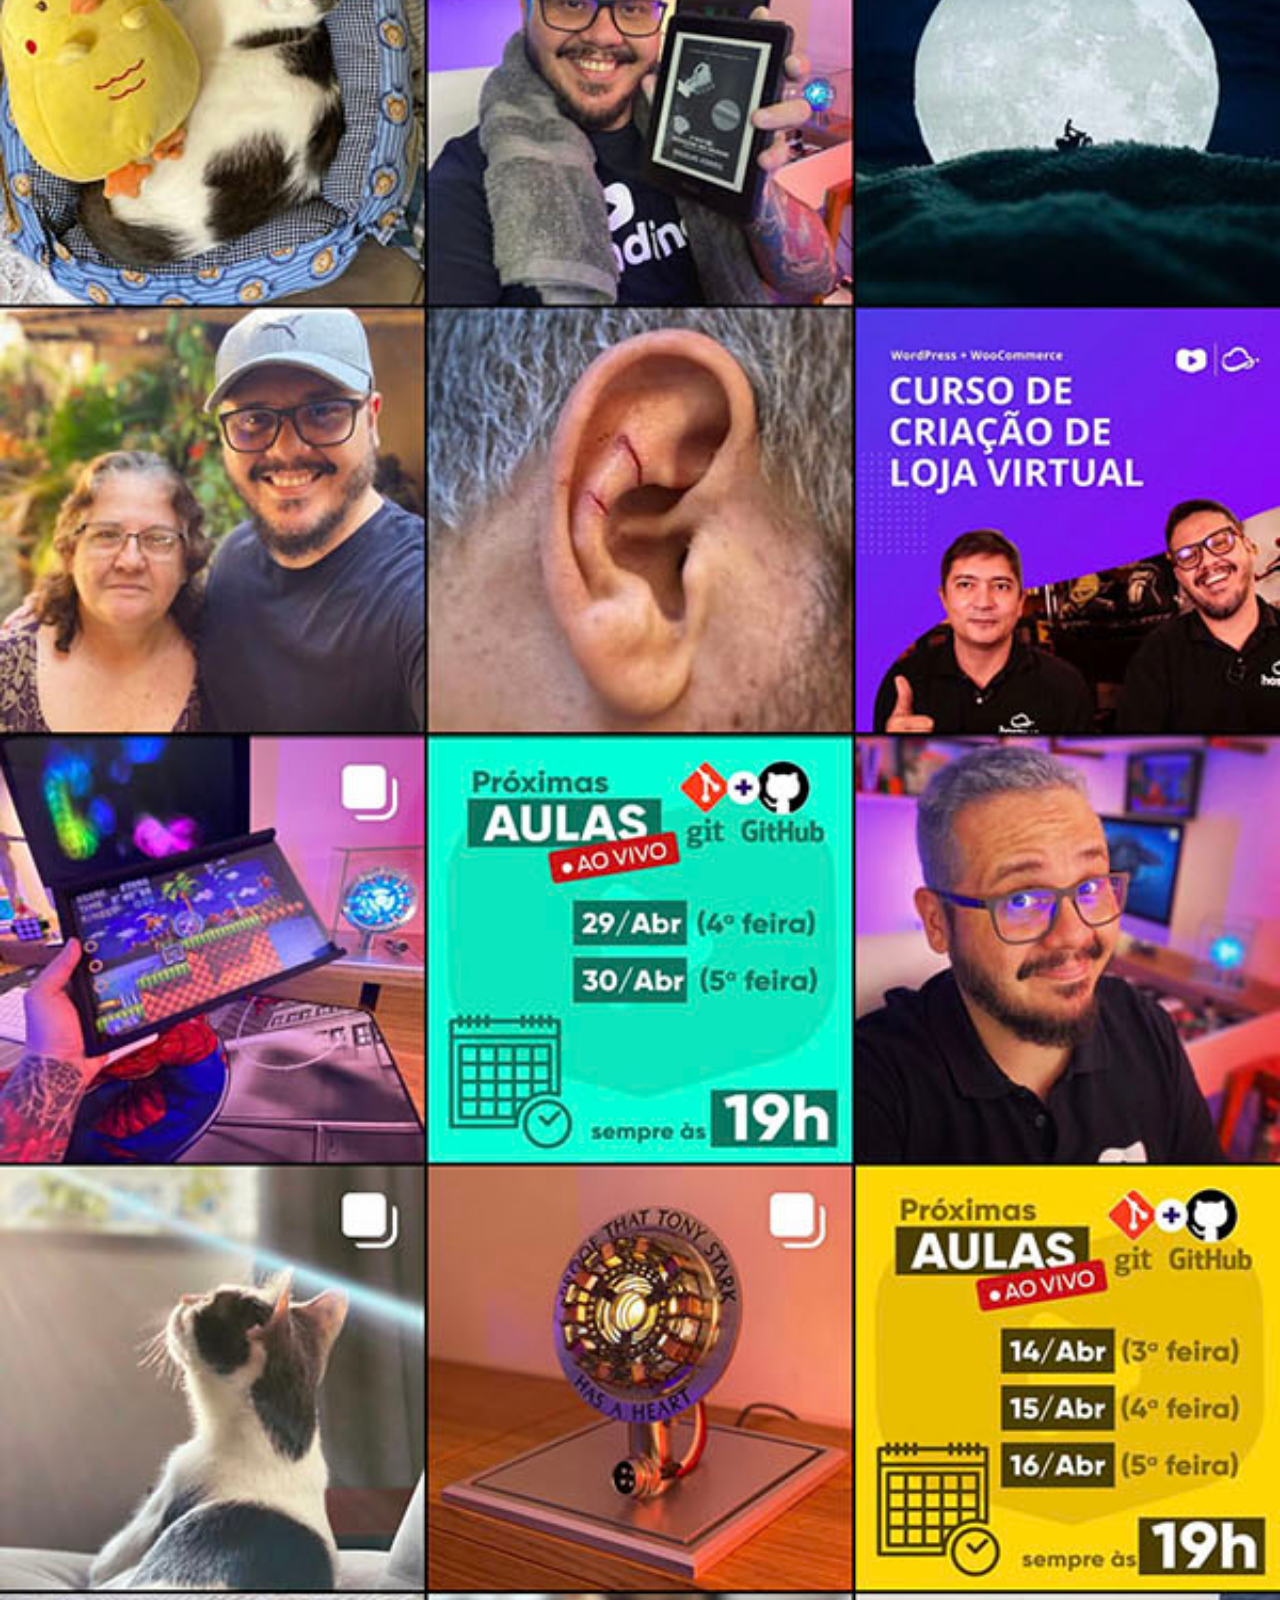
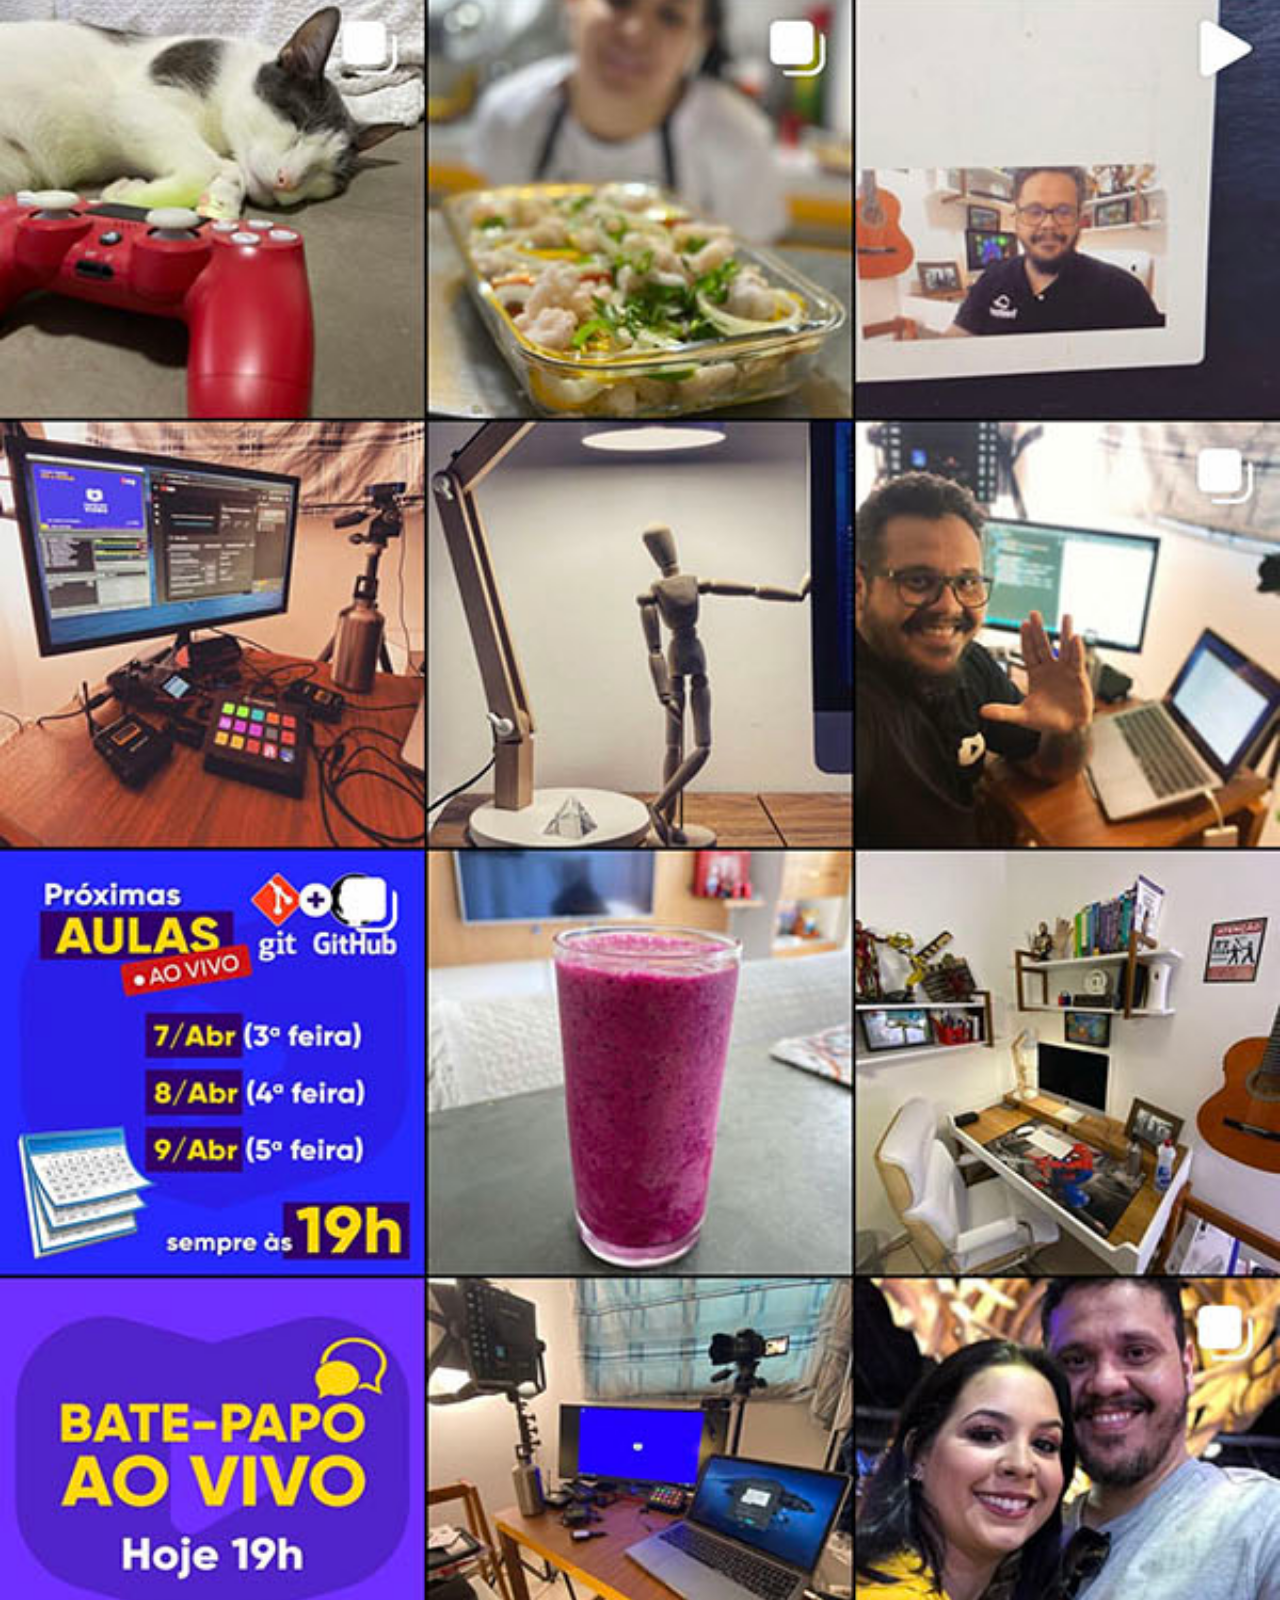
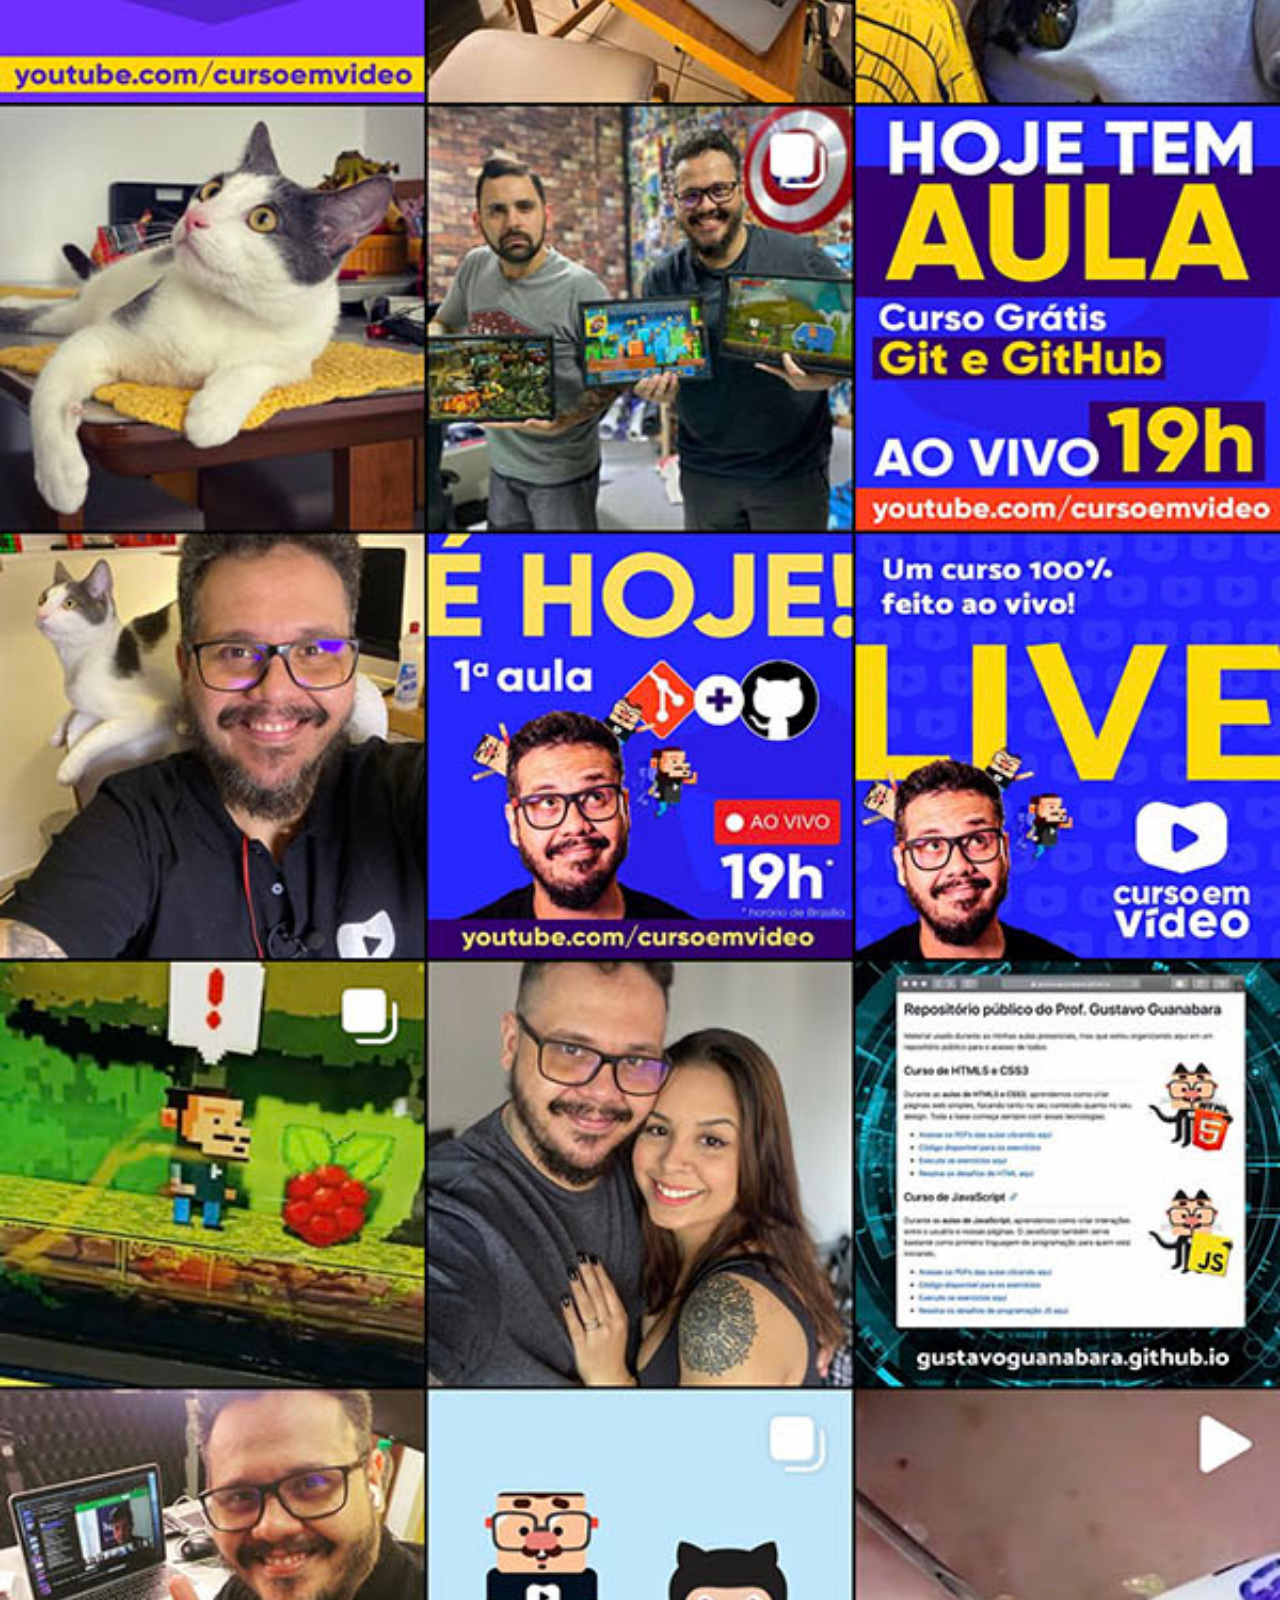
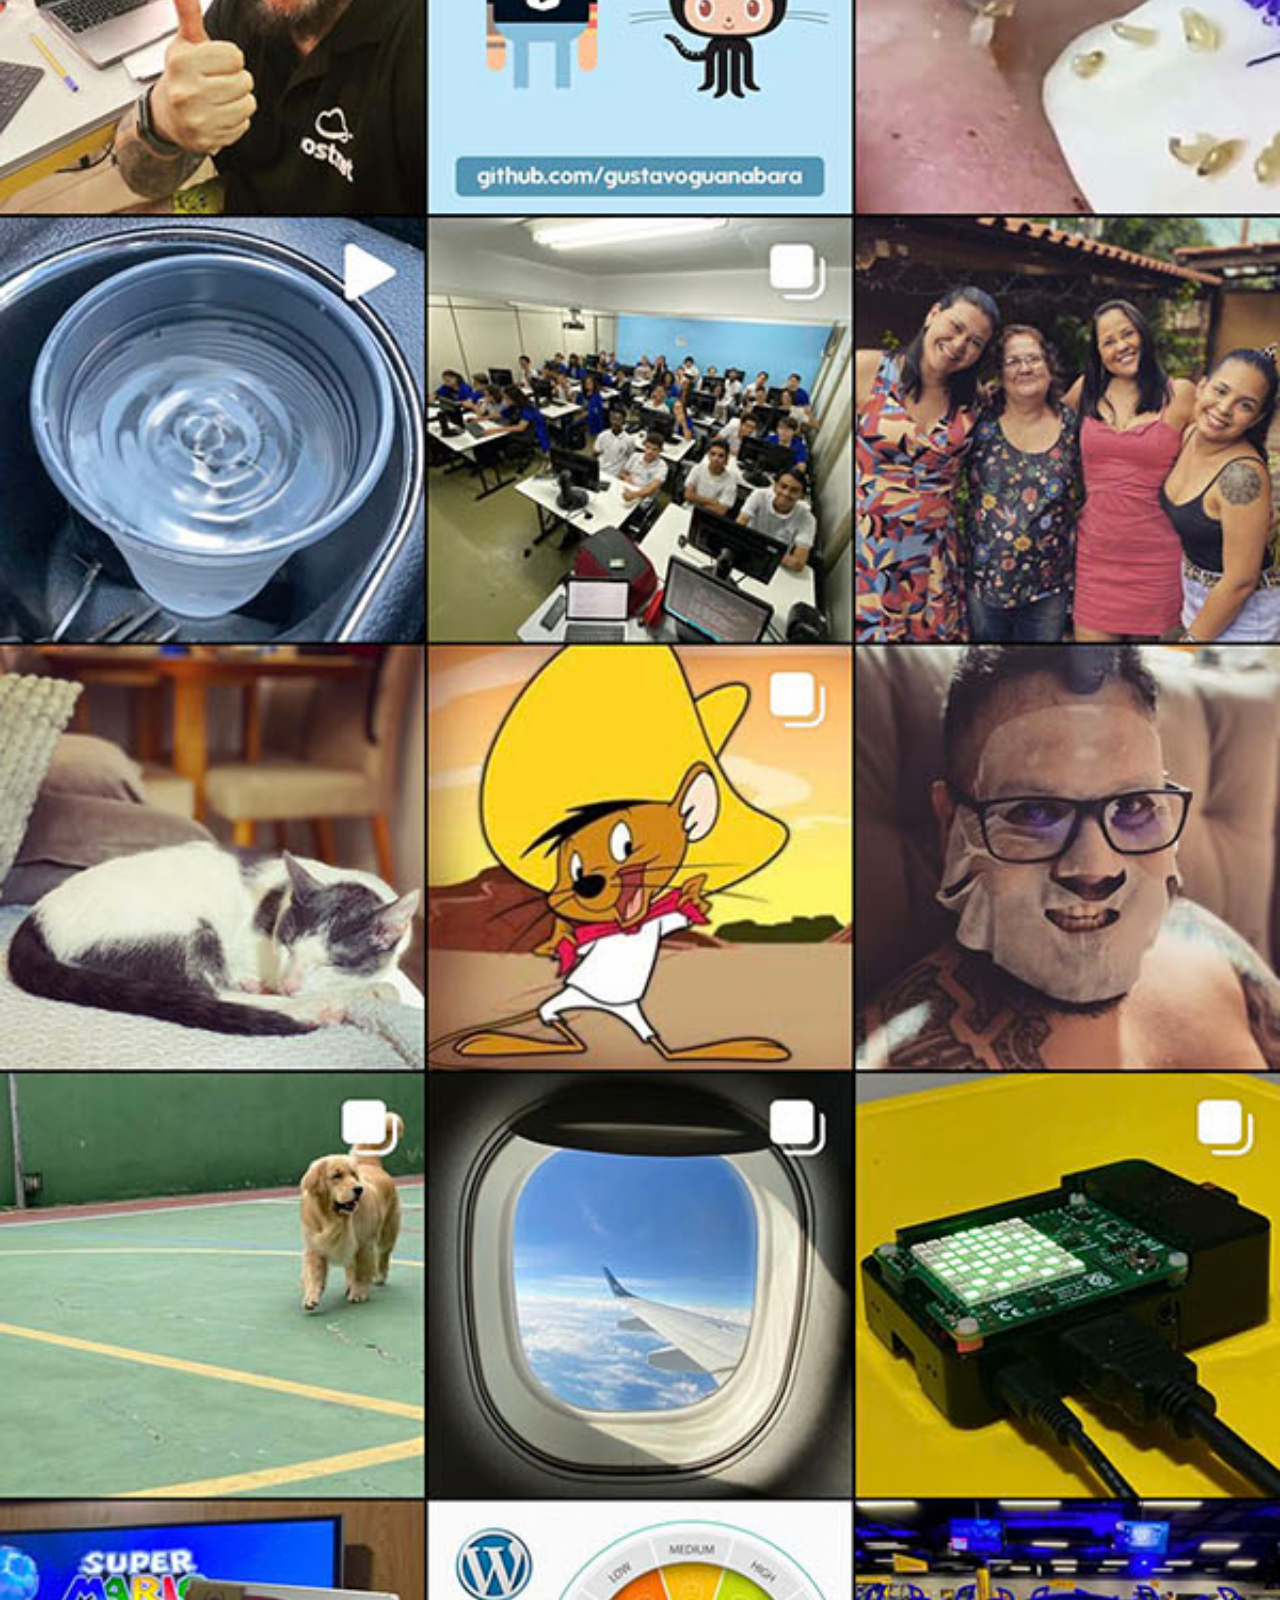
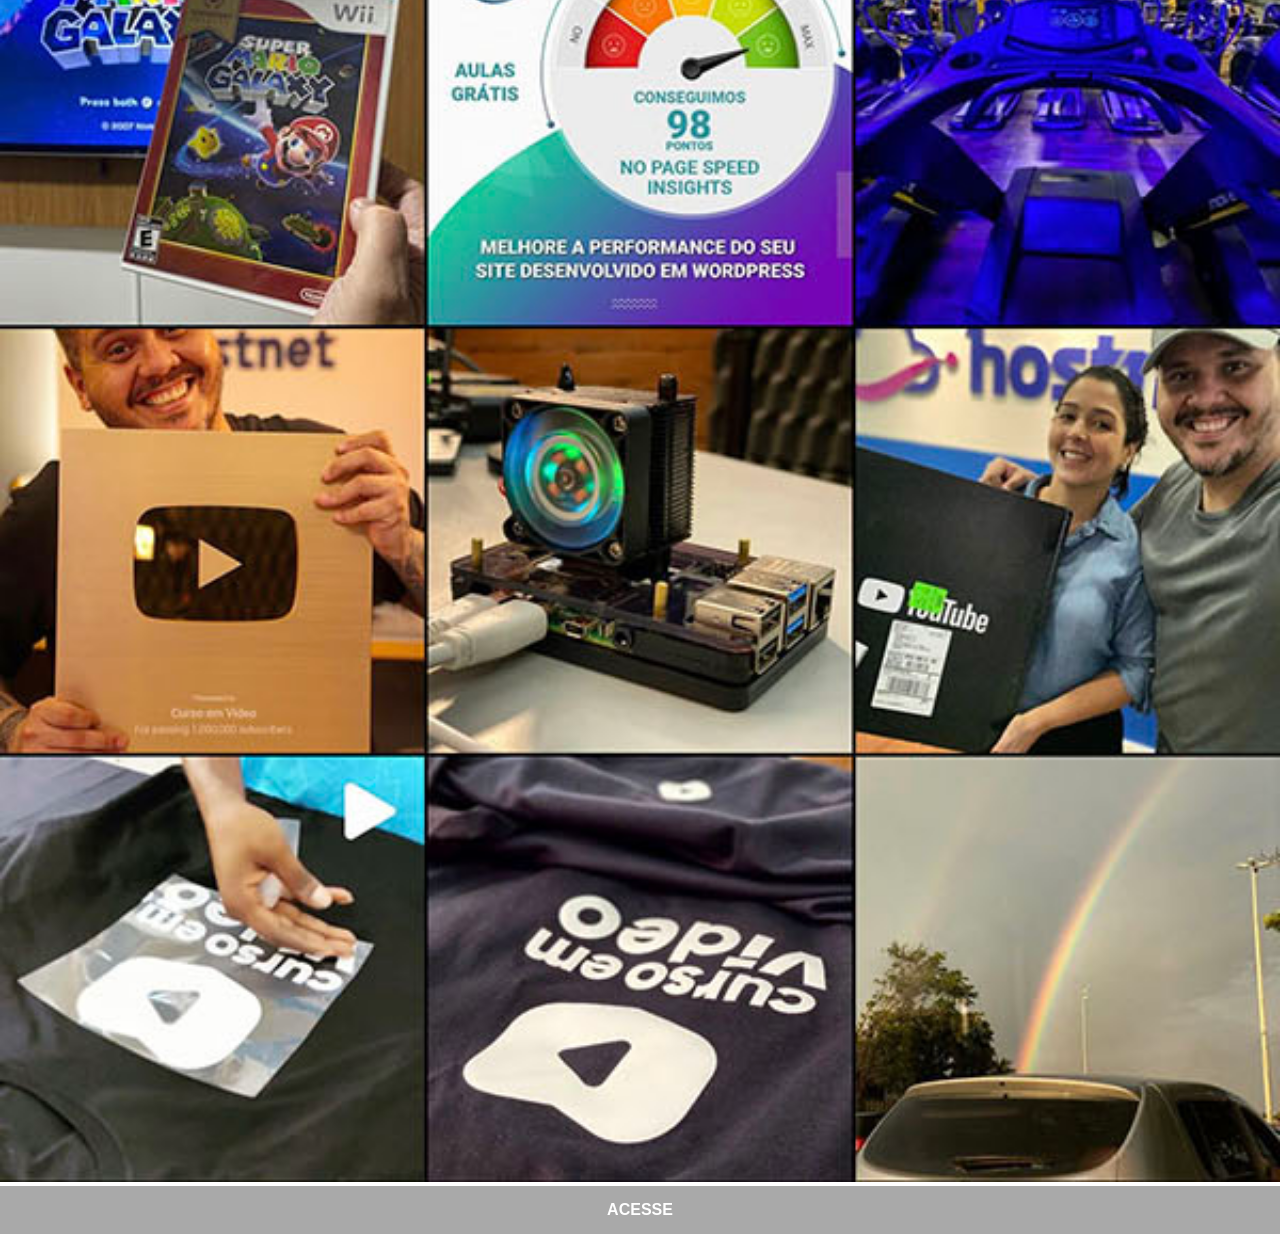
<file: instagram.html>
<!DOCTYPE html>
<html lang="pt-br">
<head>
    <meta charset="UTF-8">
    <meta name="viewport" content="width=device-width, initial-scale=1.0">
    <title>Instagram</title>
    <link rel="stylesheet" href="estilos/social.css">
</head>
<body>
    <img src="imagens/tela-instagram.jpg" alt="Instagram"><a href="" target="_blank">ACESSE</a>
</body>
</html>
</file>
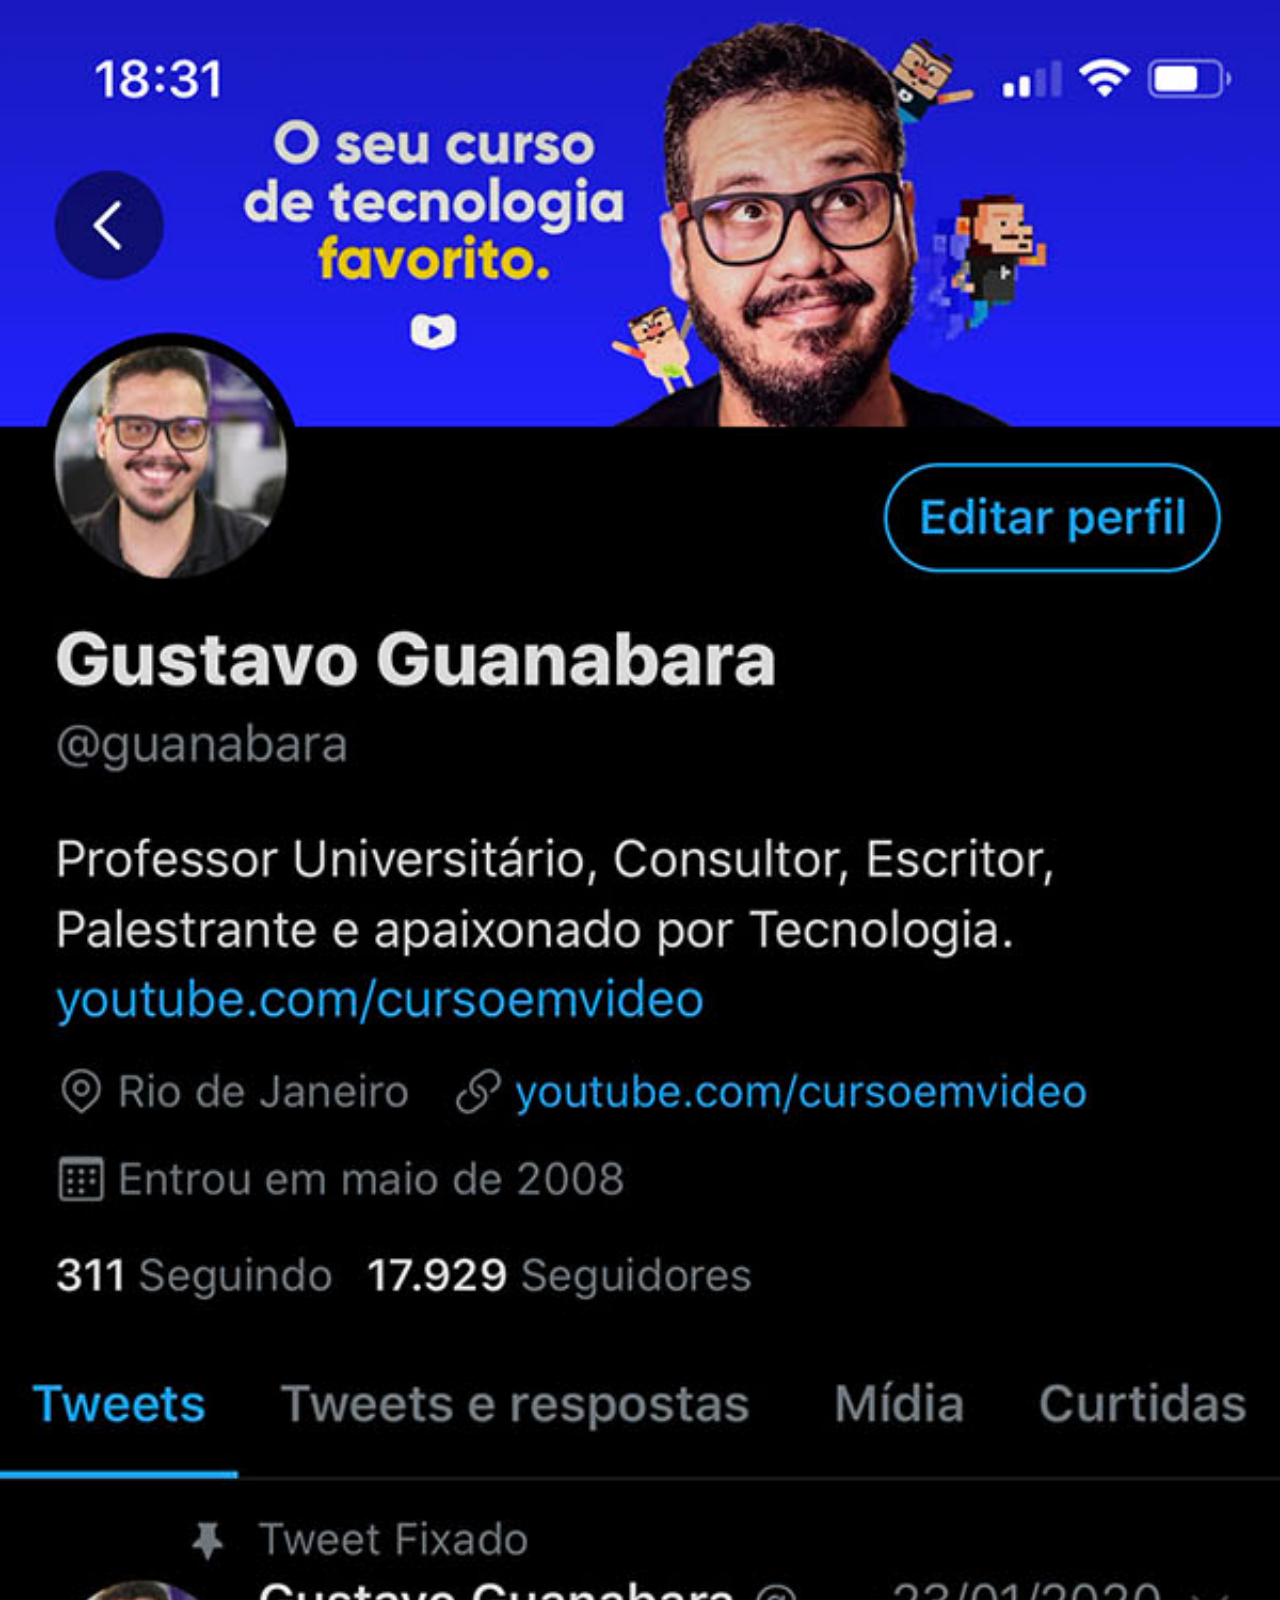
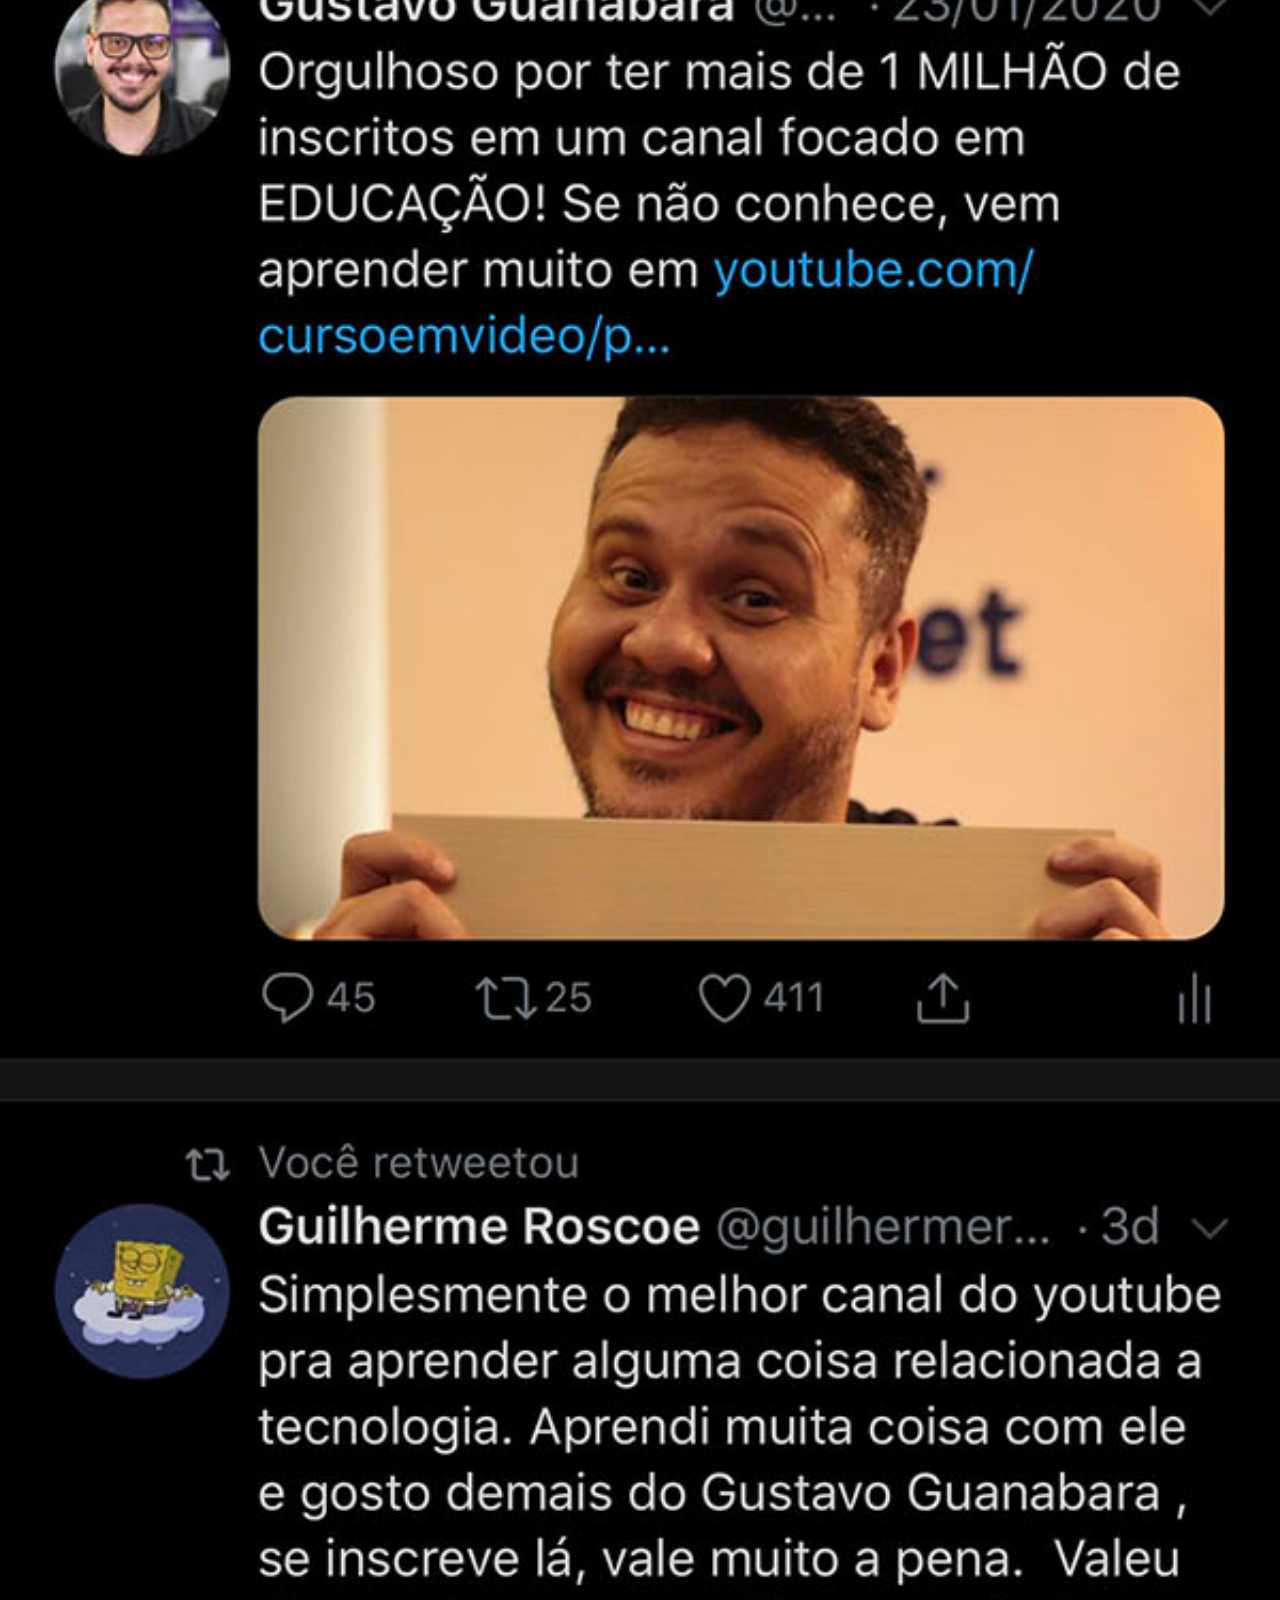
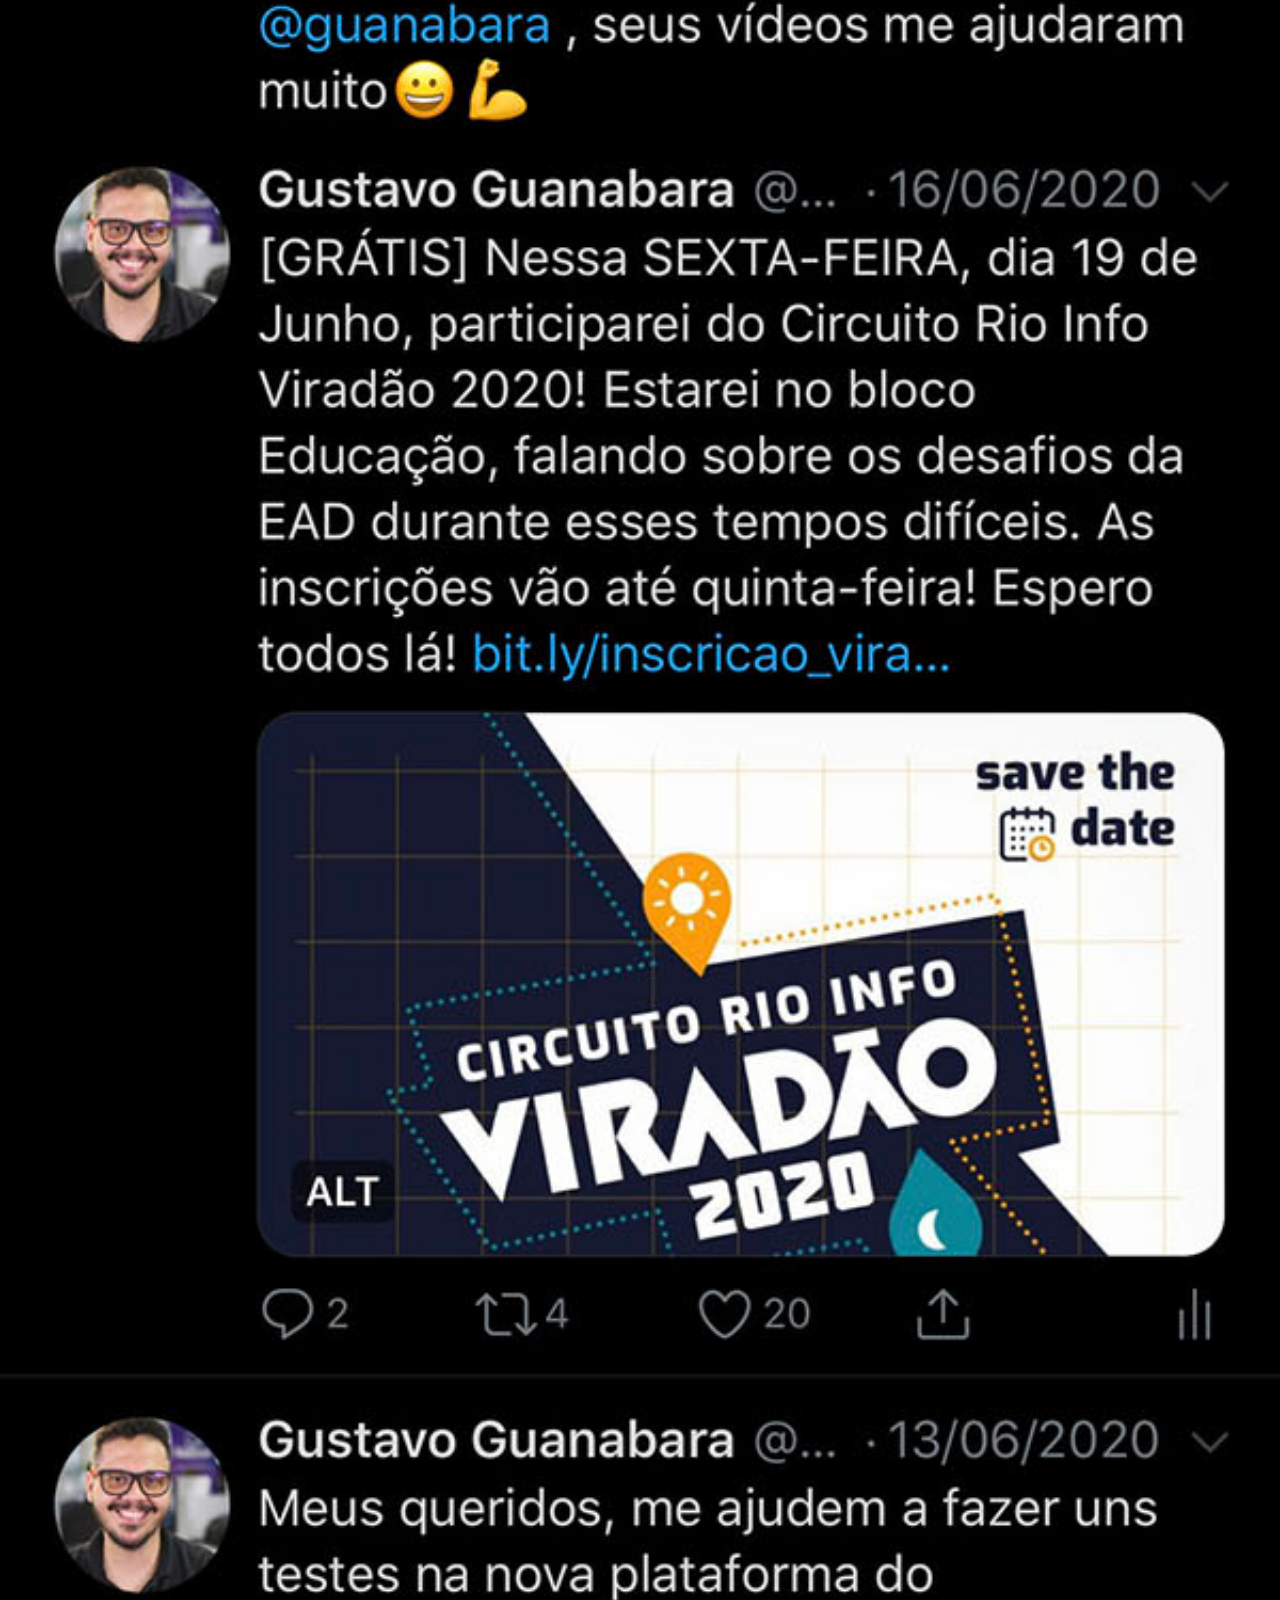
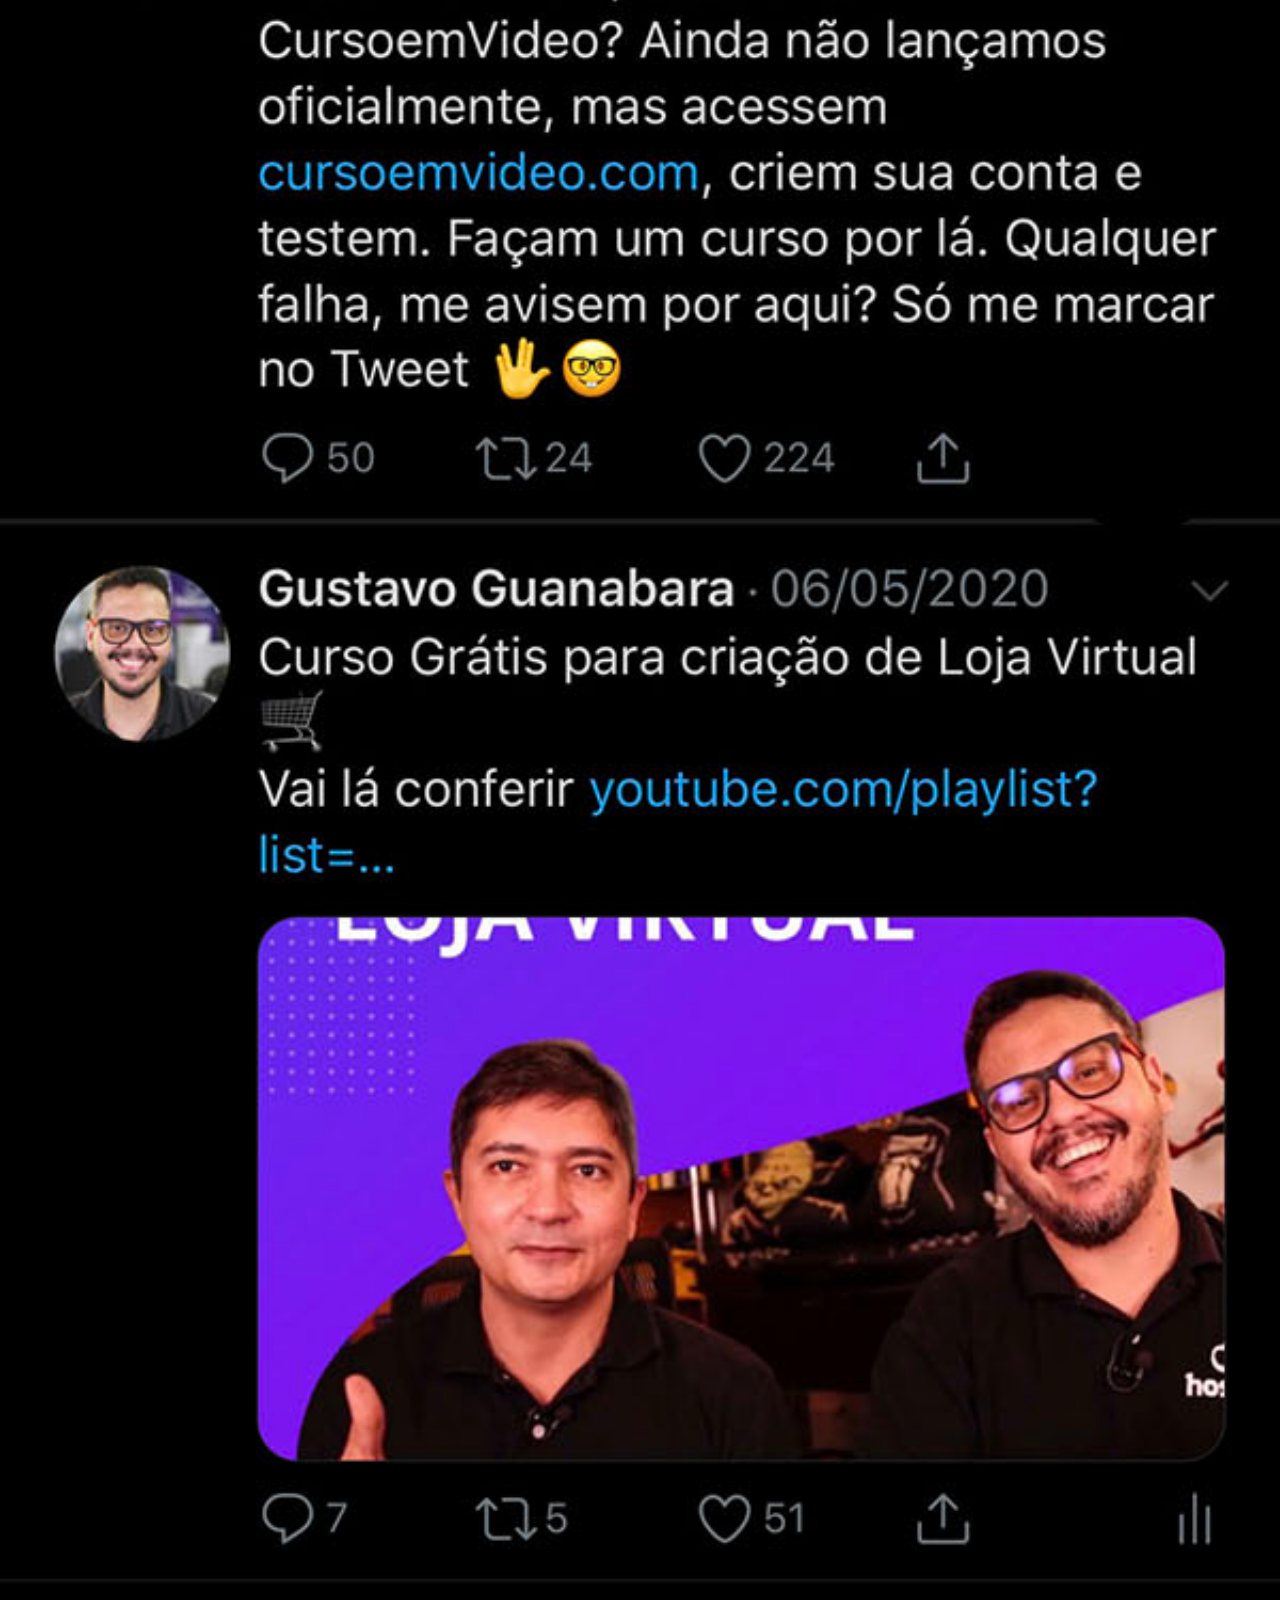
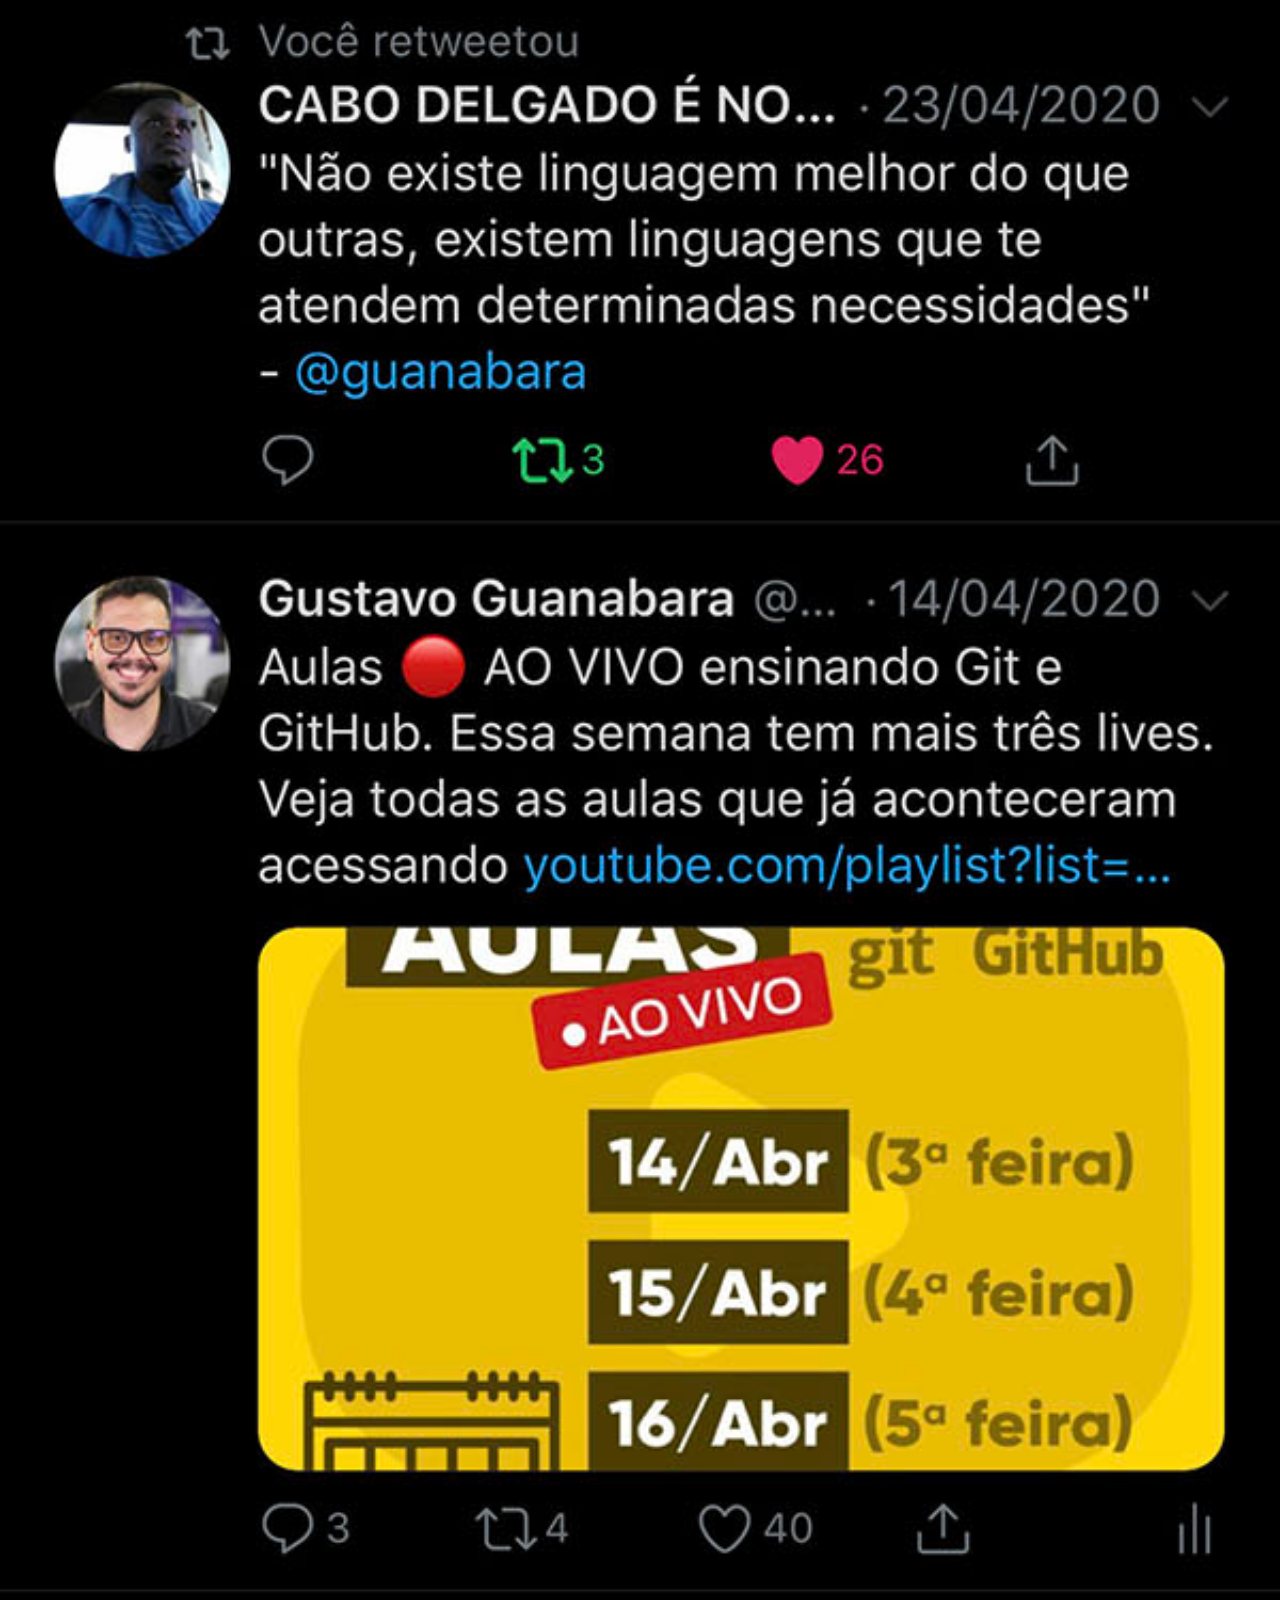
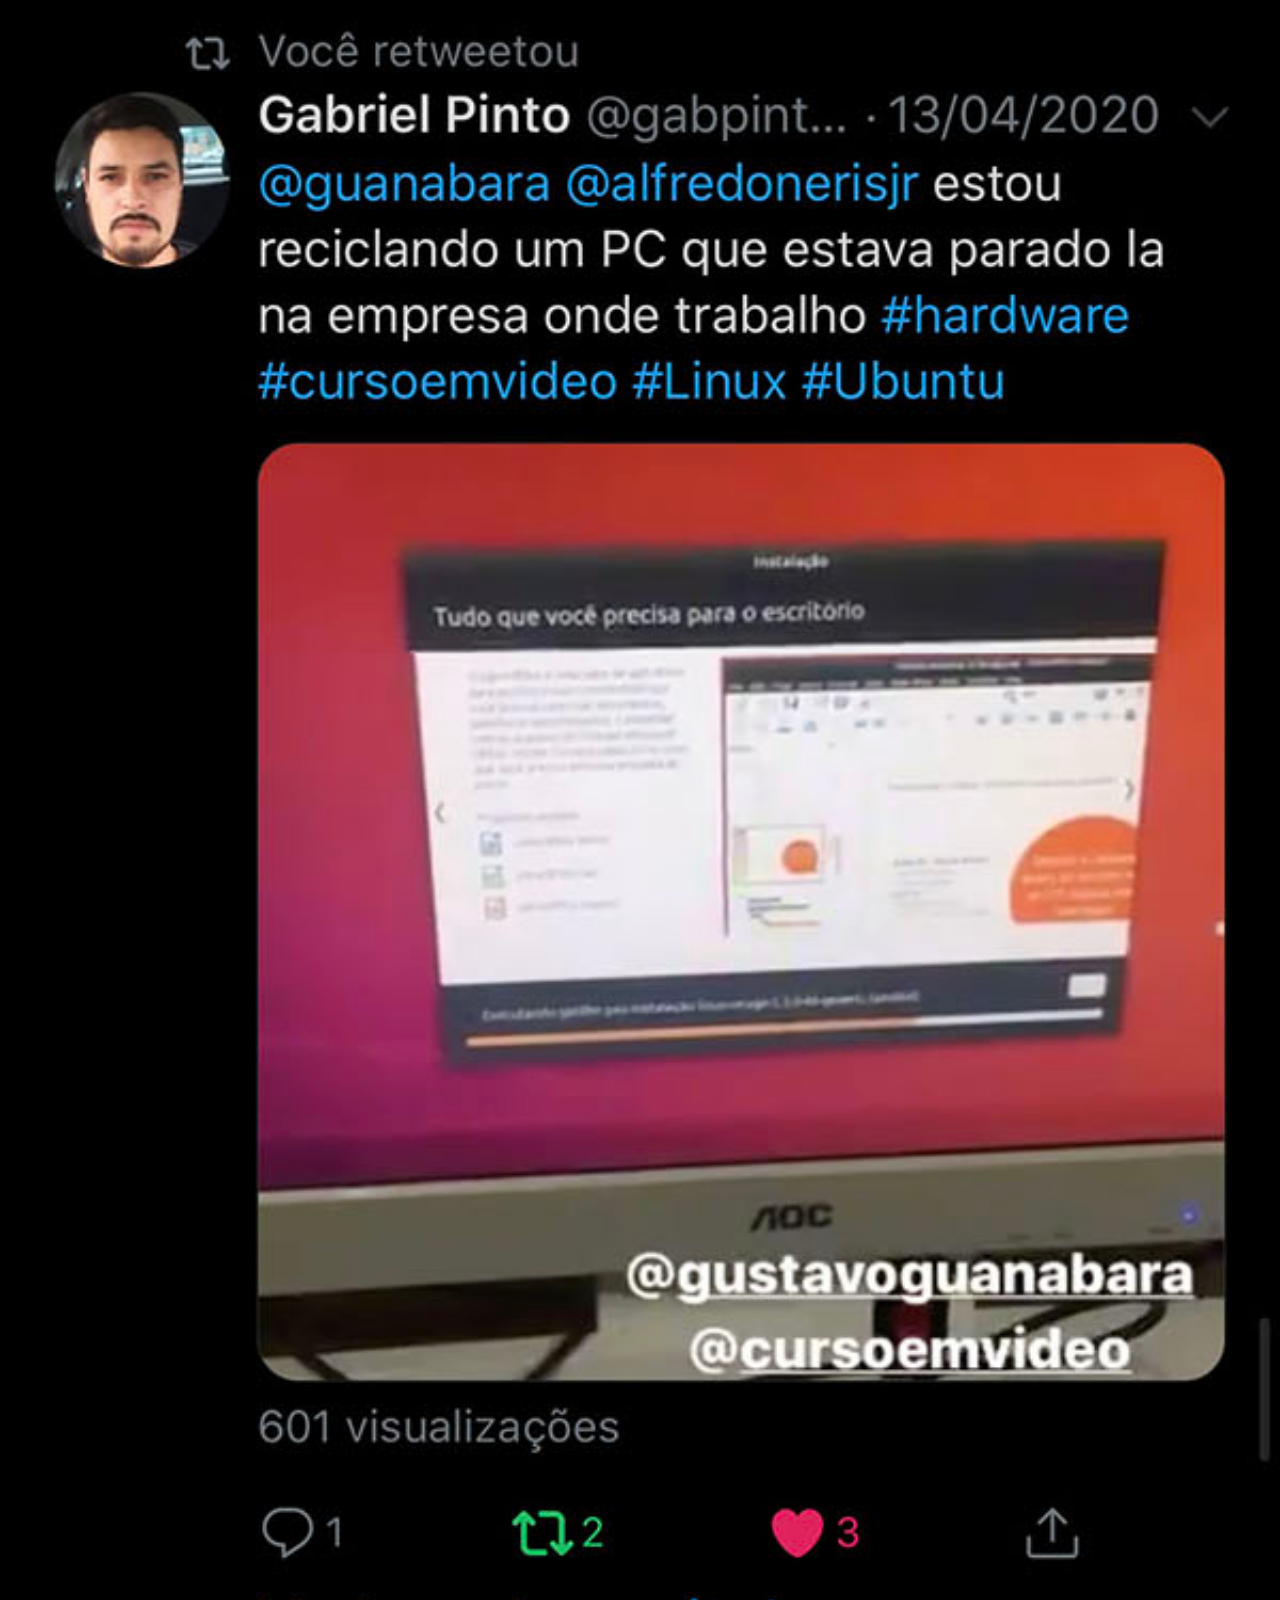
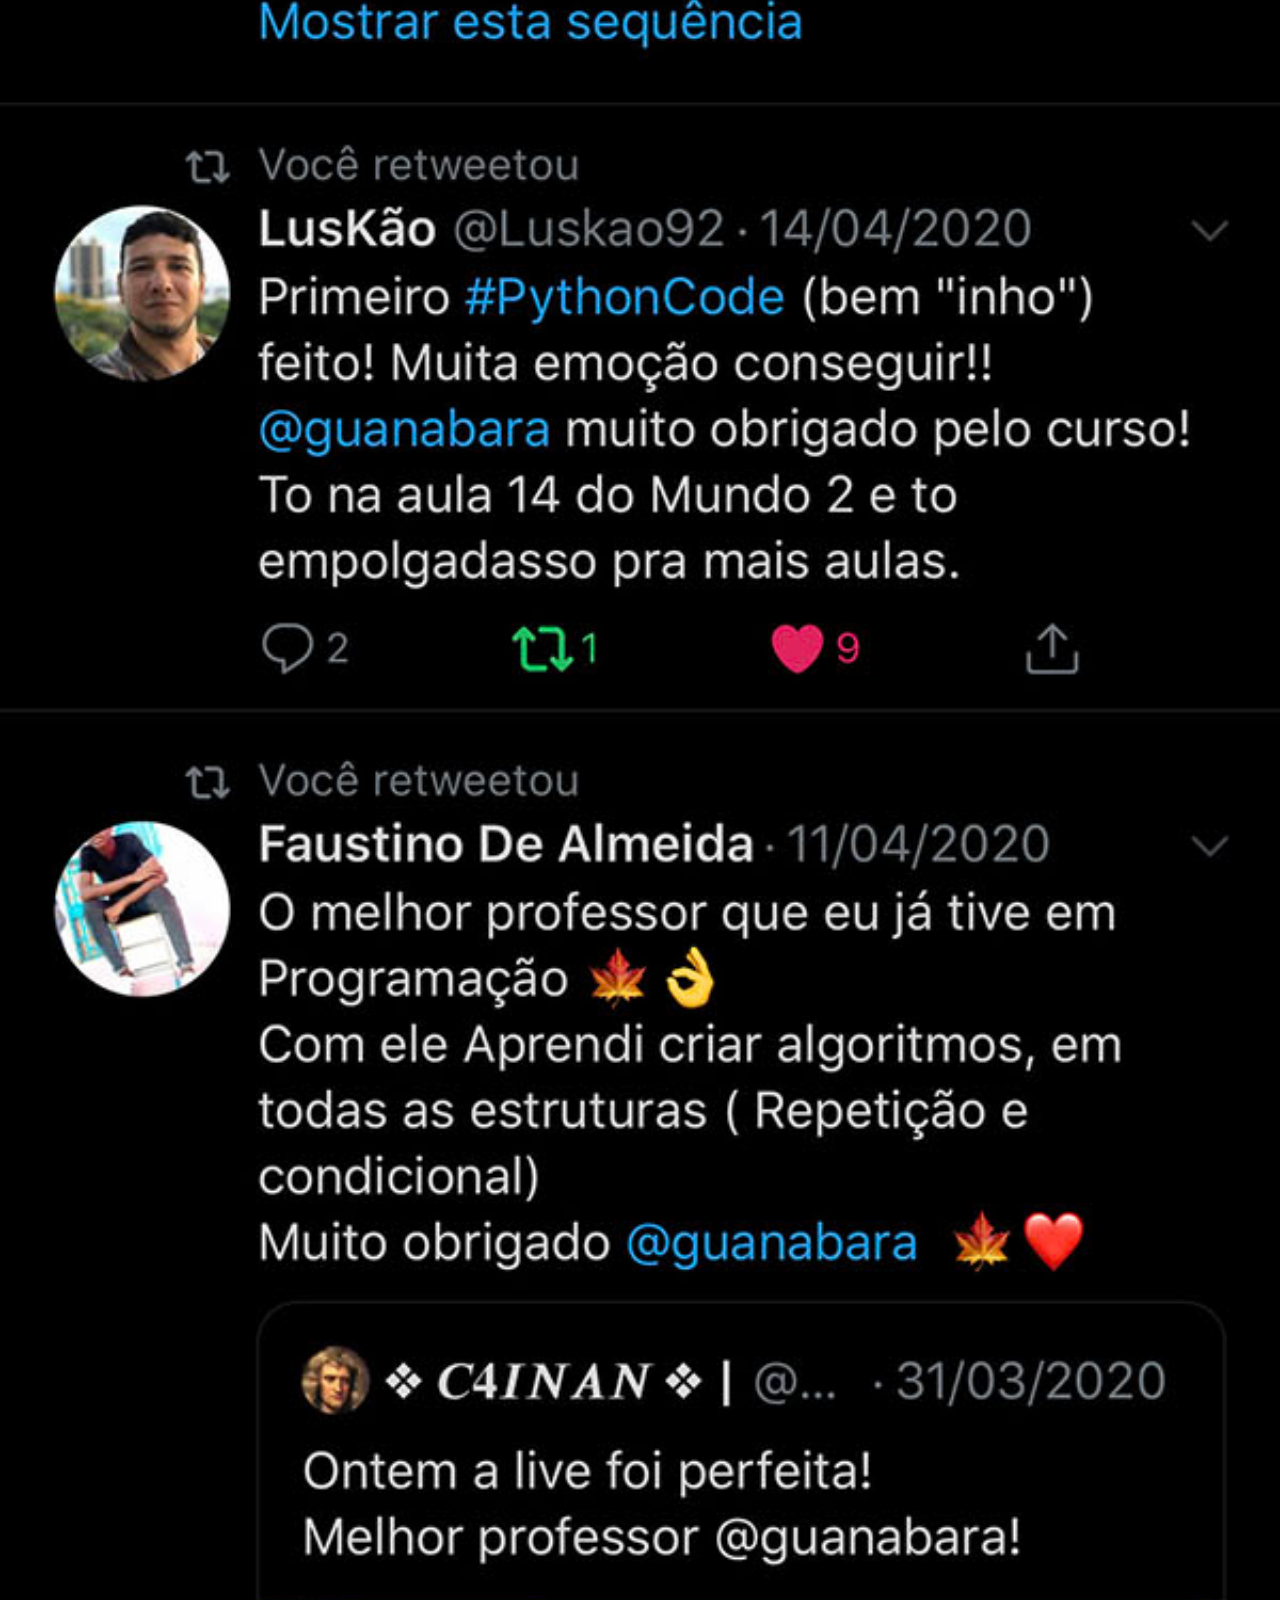
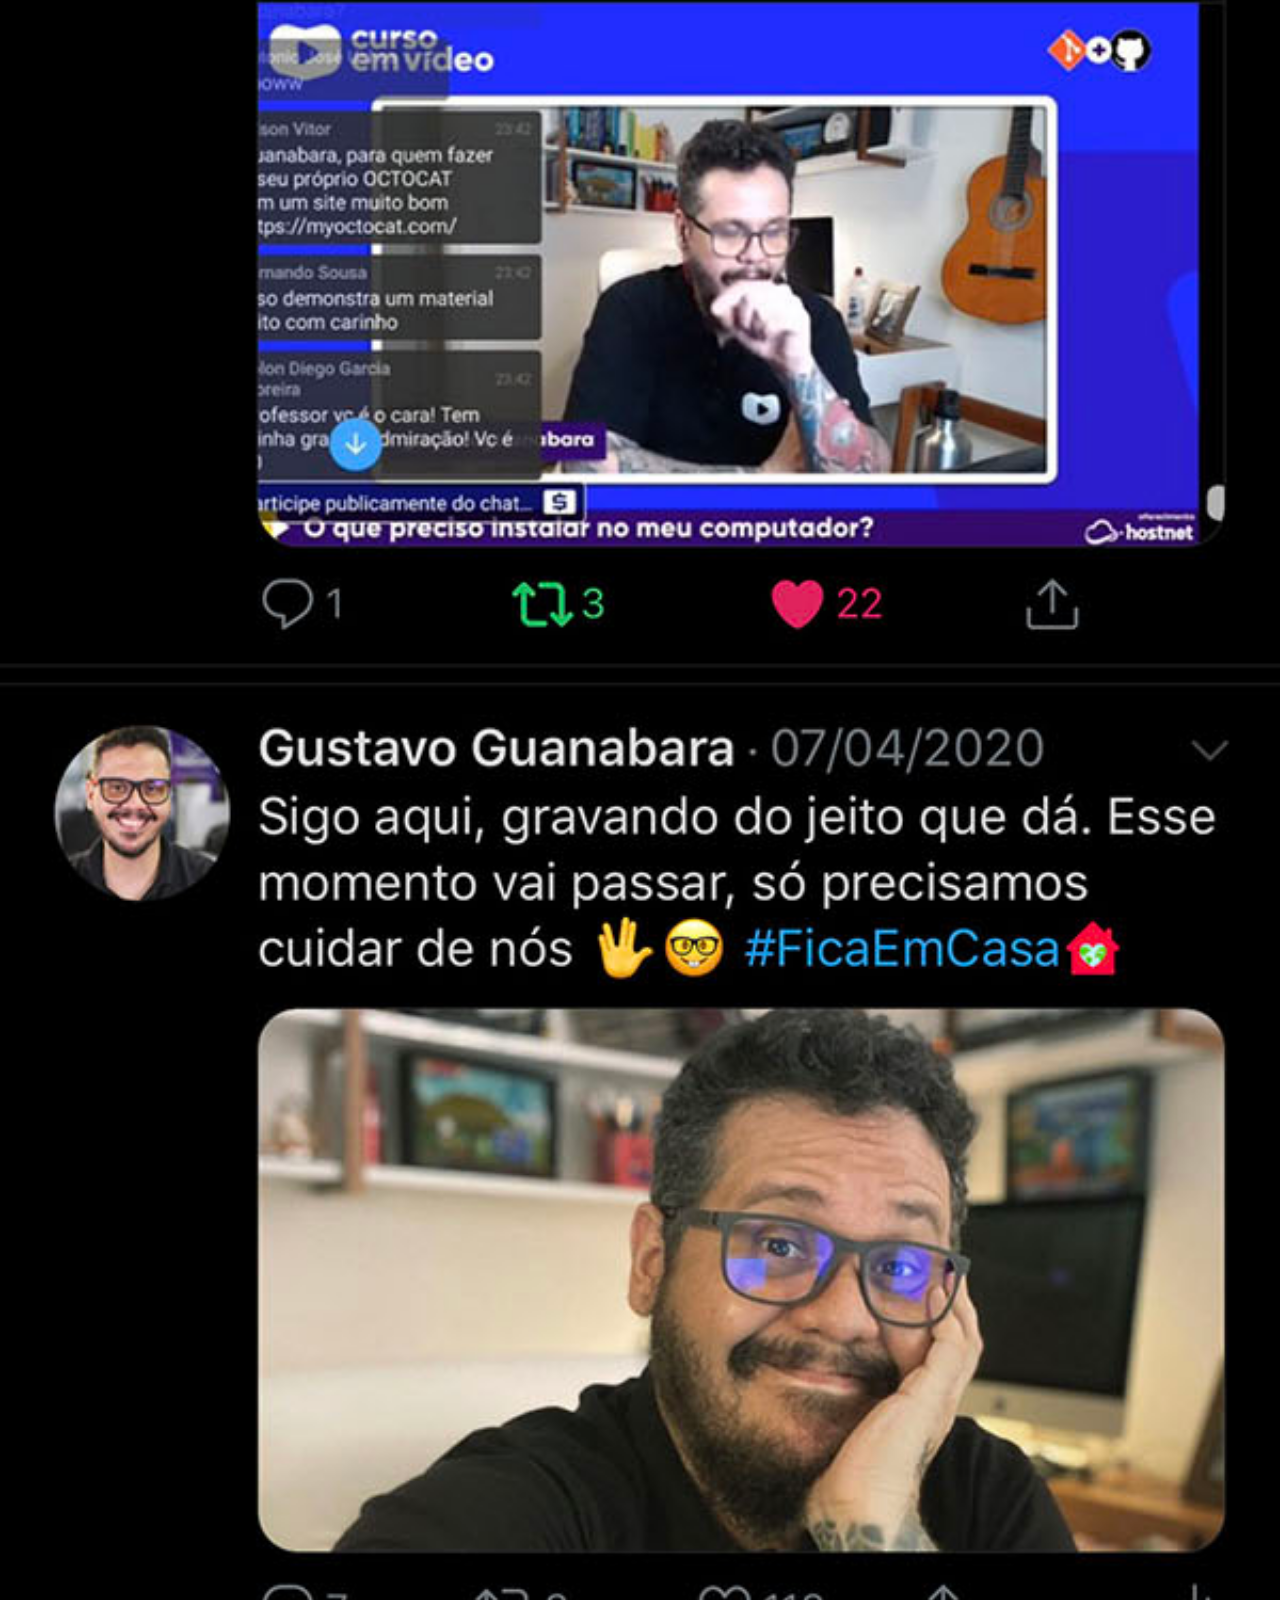
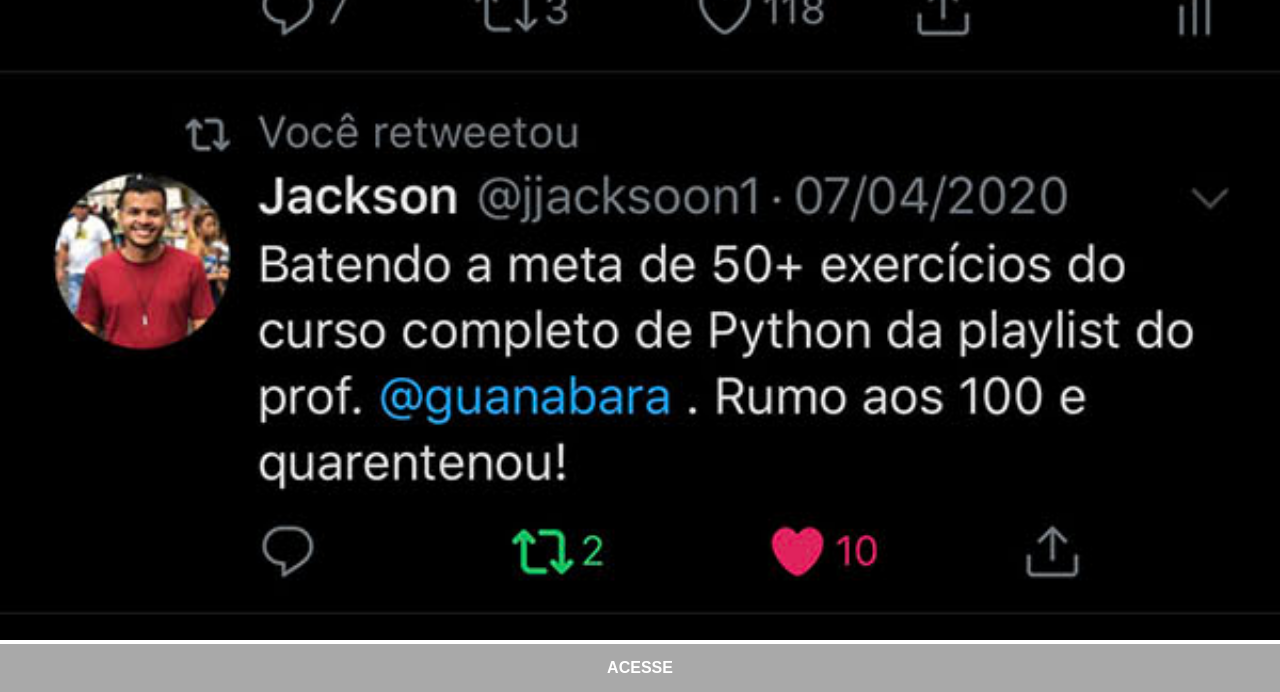
<file: twitter.html>
<!DOCTYPE html>
<html lang="pt-br">
<head>
    <meta charset="UTF-8">
    <meta name="viewport" content="width=device-width, initial-scale=1.0">
    <title>Twitter</title>
    <link rel="stylesheet" href="estilos/social.css">
</head>
<body>
    <img src="imagens/tela-twitter.jpg" alt="Twitter"><a href="" target="_blank">ACESSE</a>
</body>
</html>
</file>
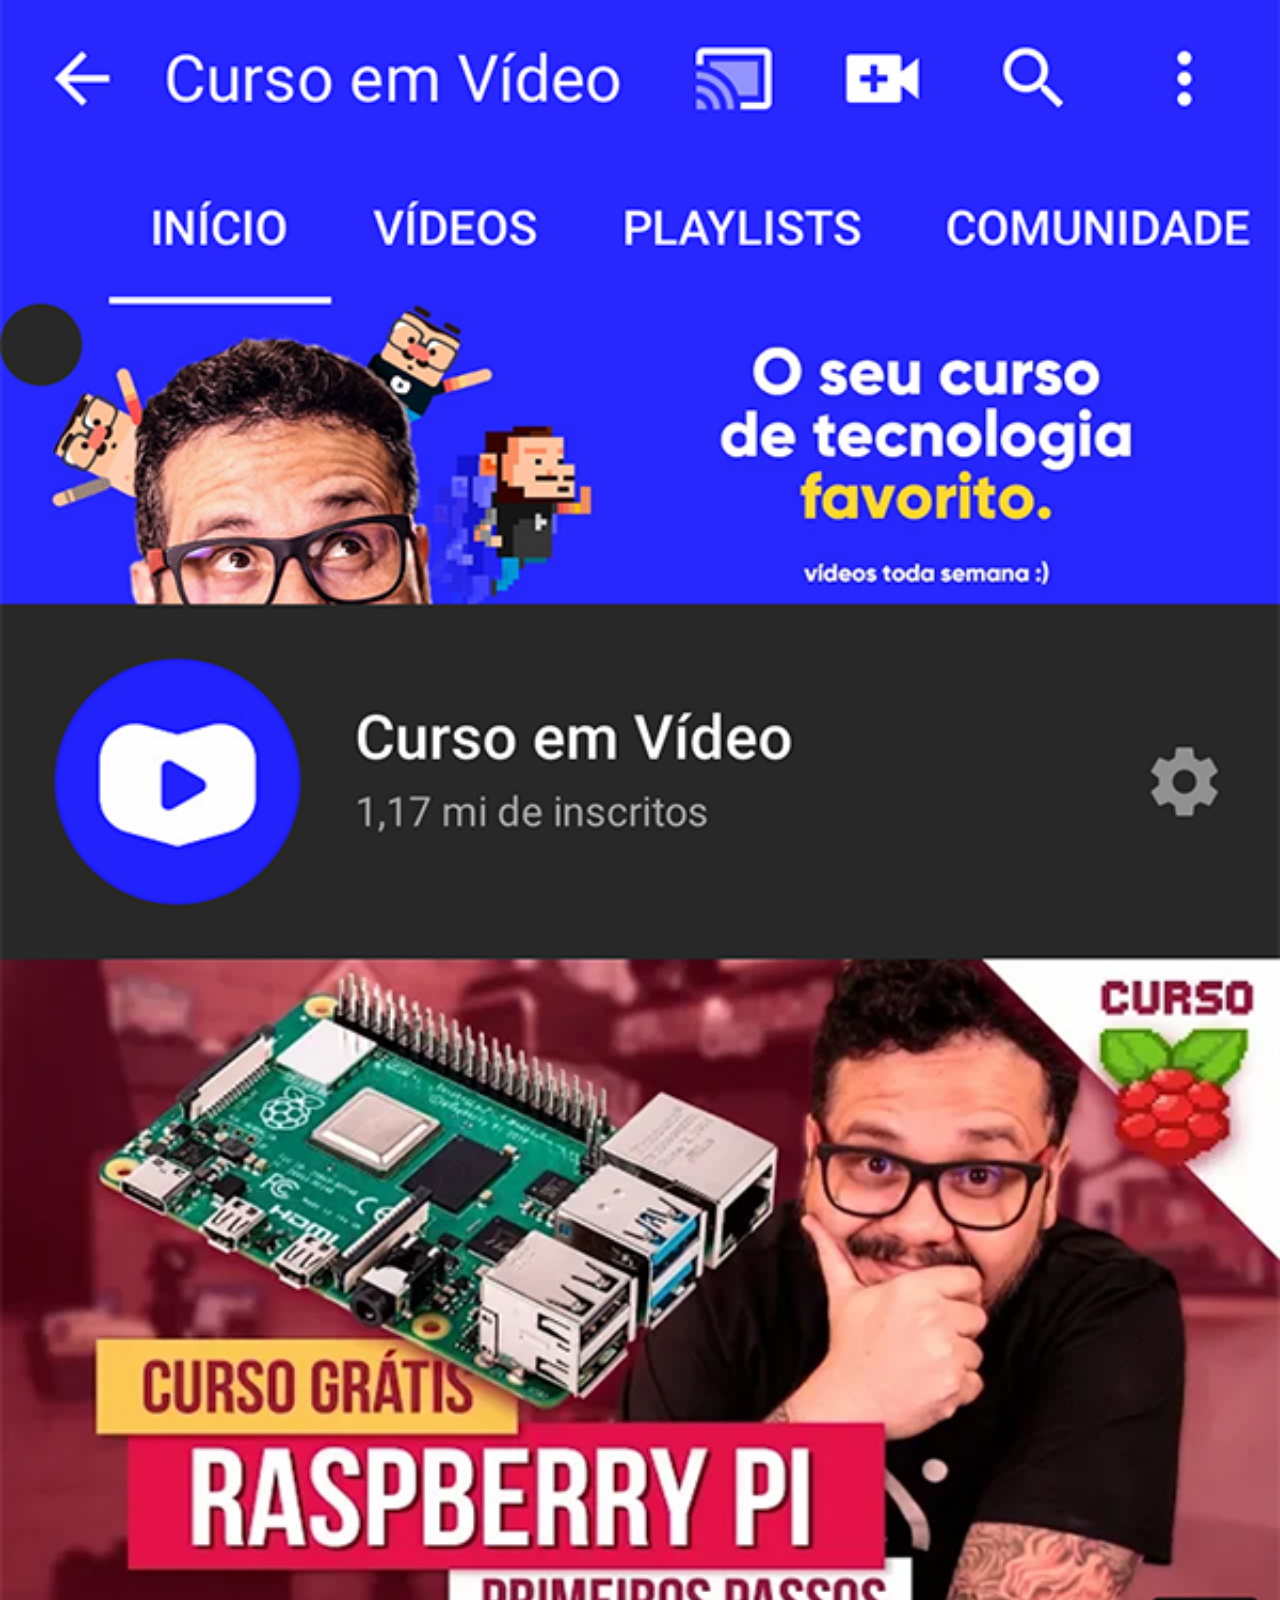
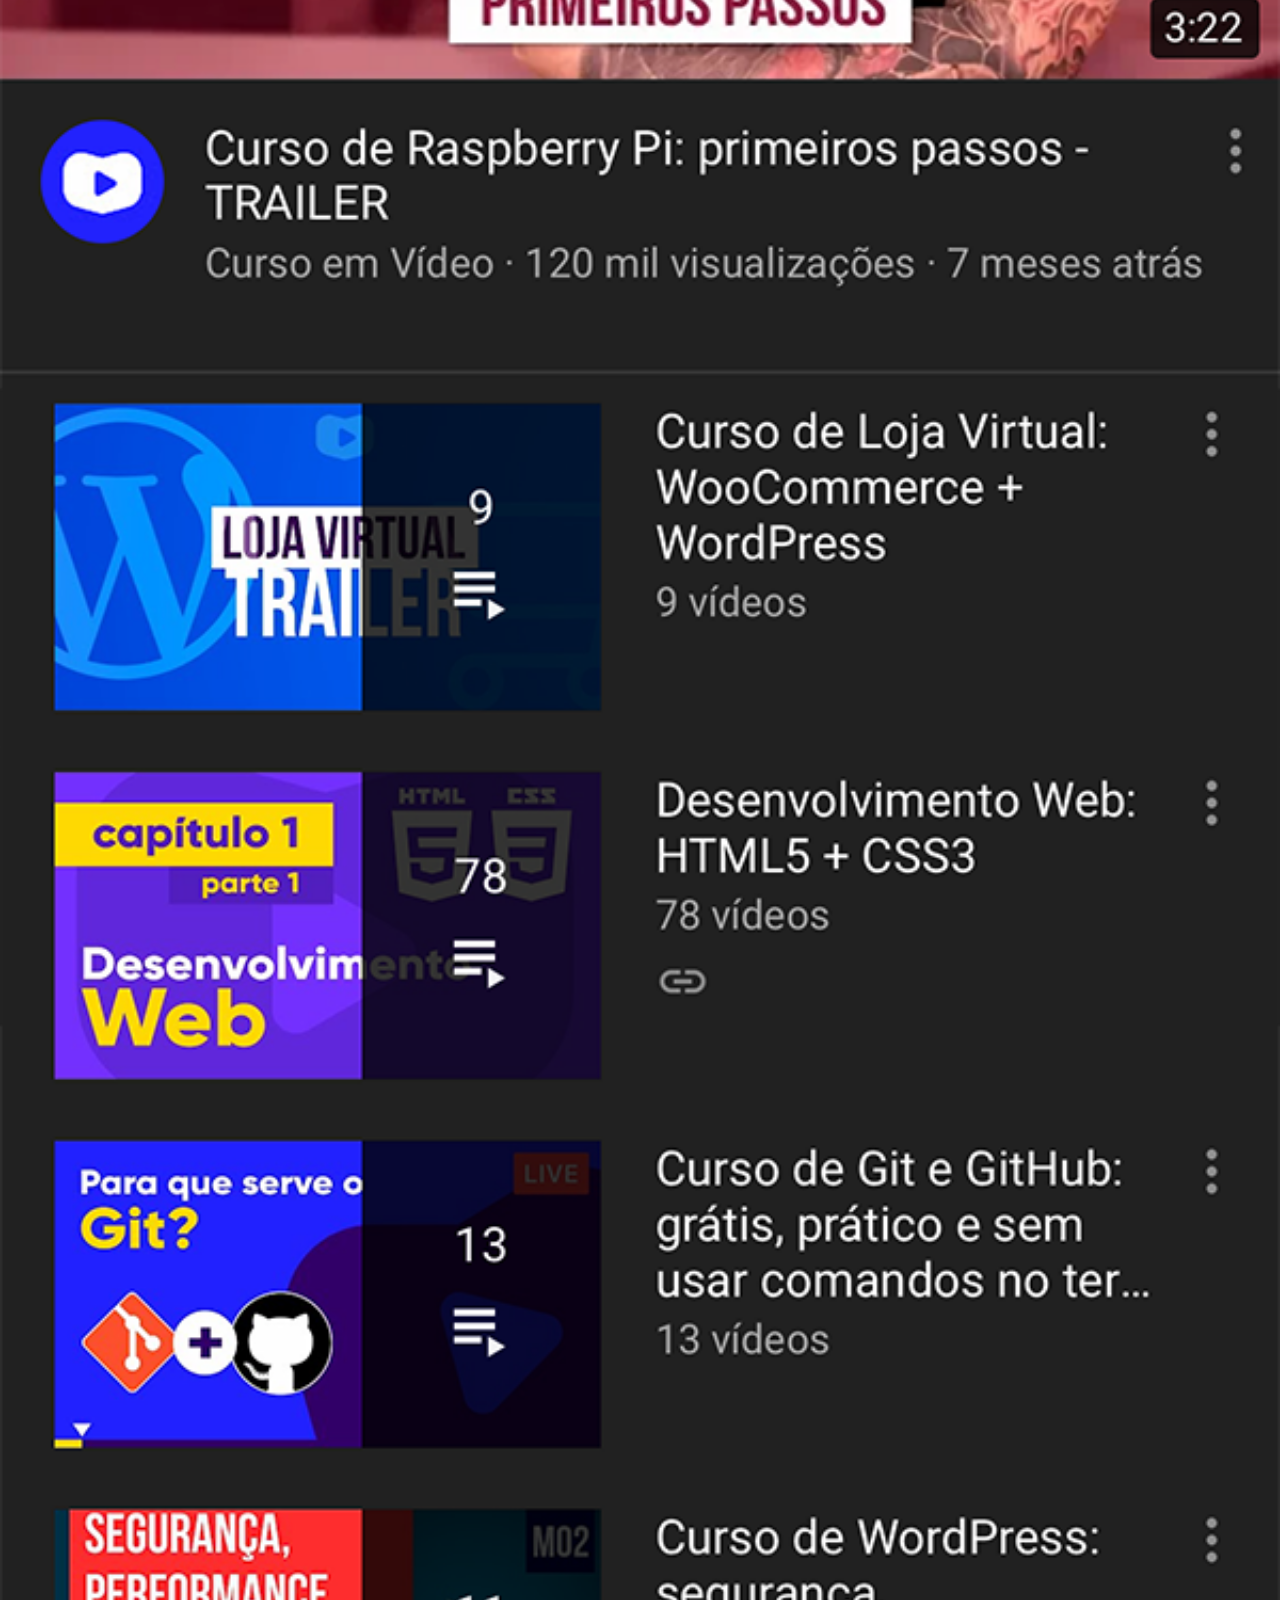
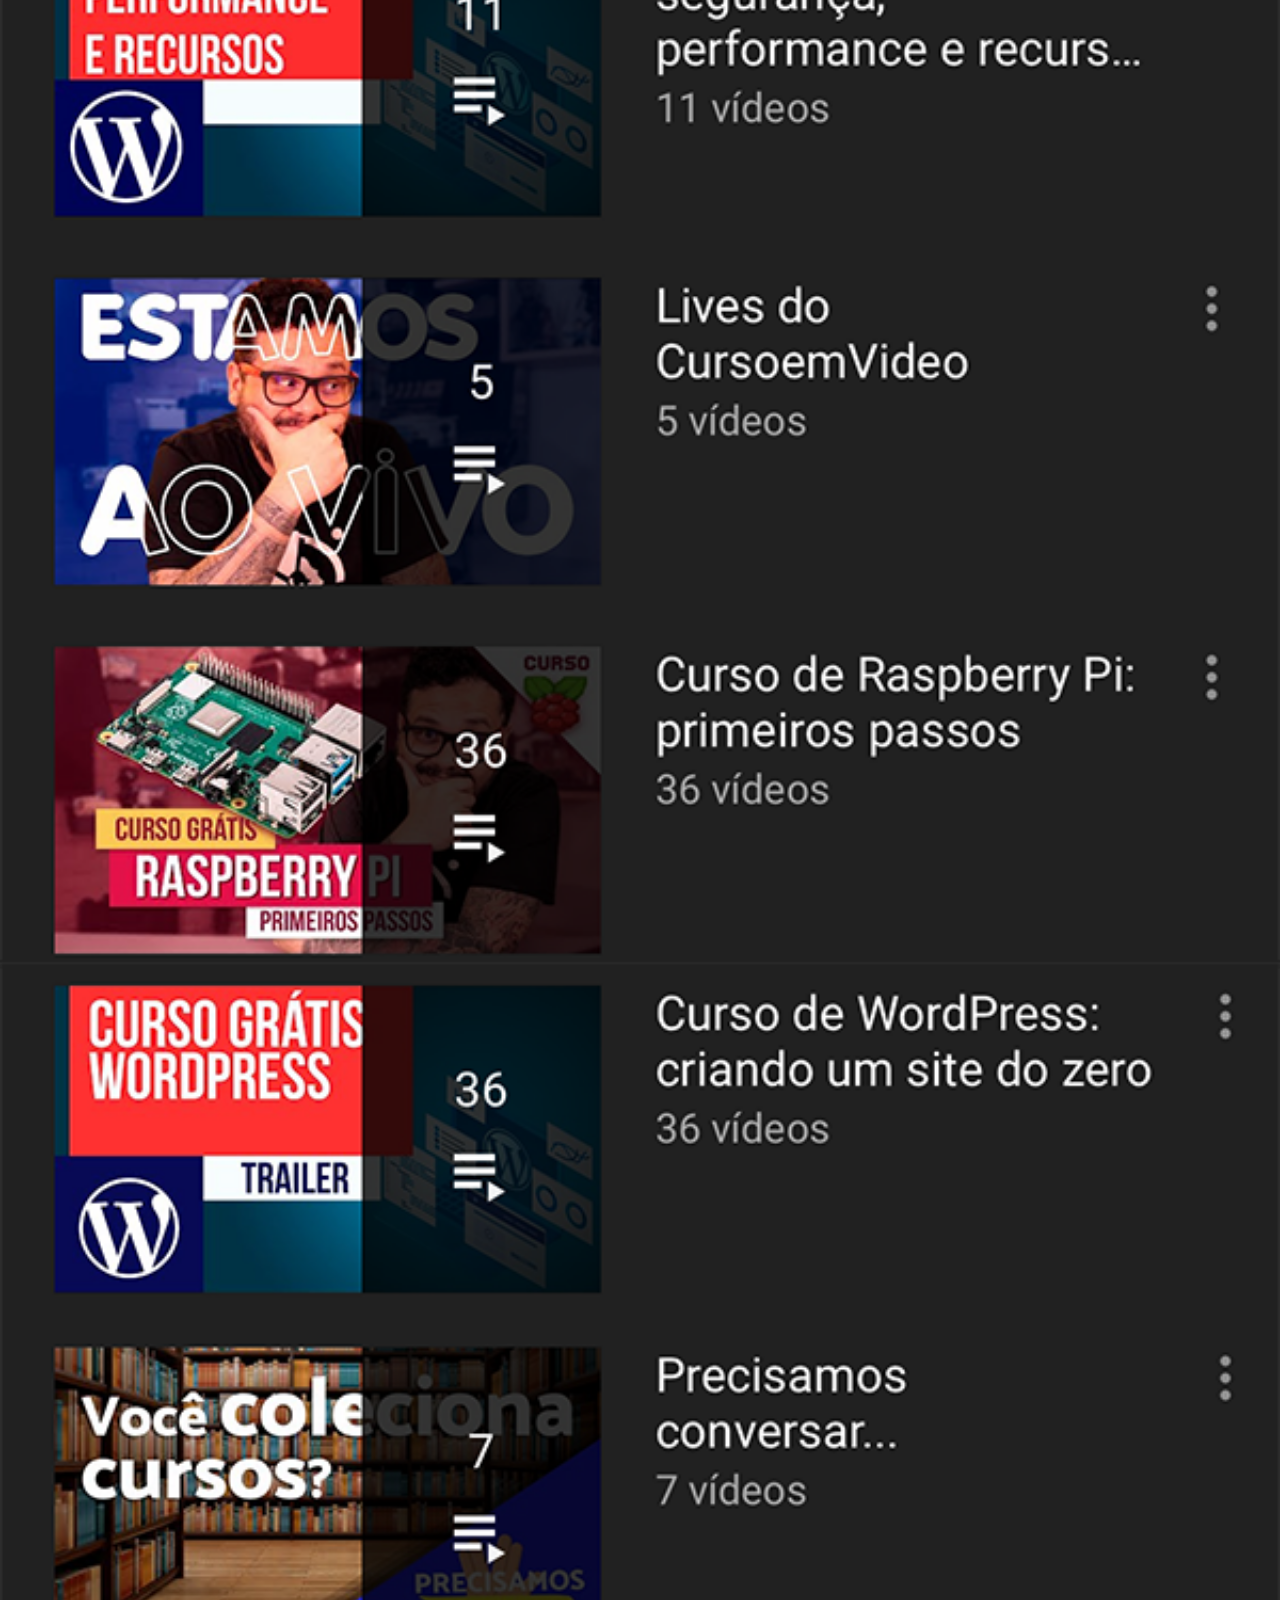
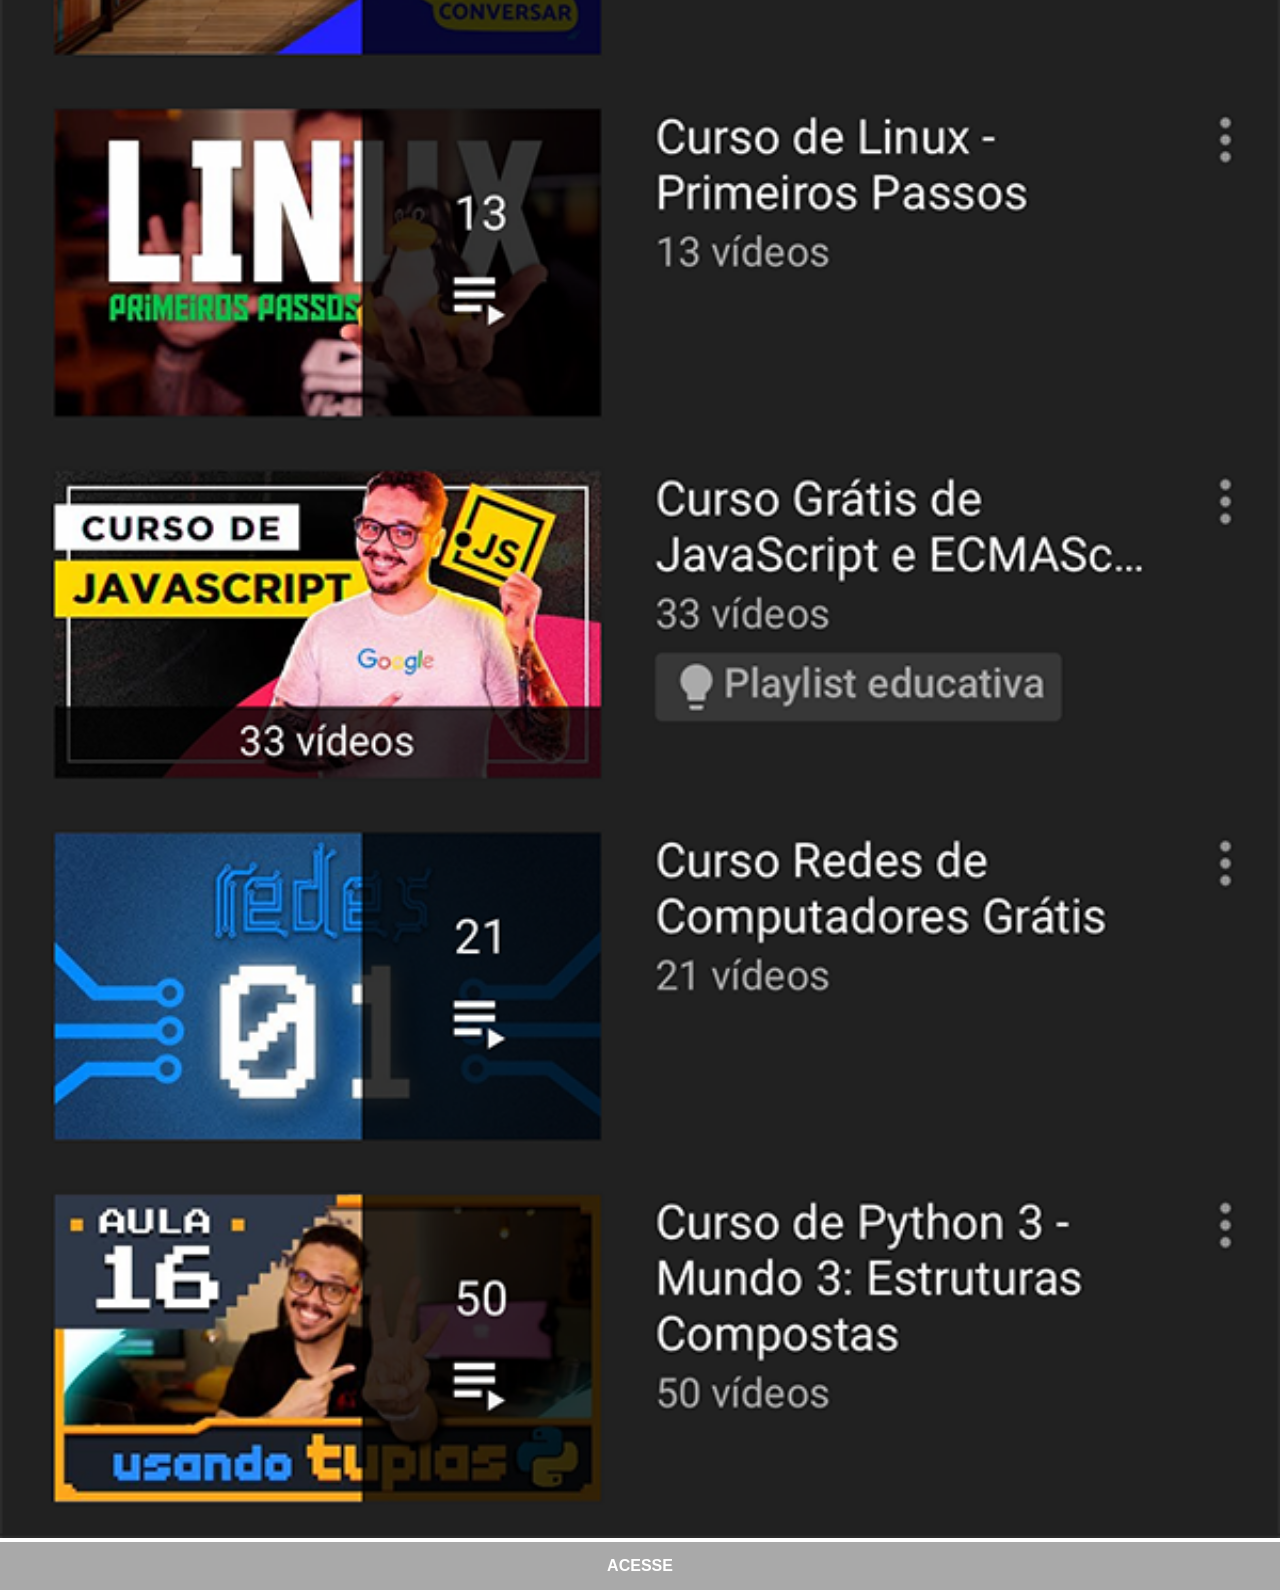
<file: youtube.html>
<!DOCTYPE html>
<html lang="pt-br">
<head>
    <meta charset="UTF-8">
    <meta name="viewport" content="width=device-width, initial-scale=1.0">
    <title>YouTube</title>
    <link rel="stylesheet" href="estilos/social.css">
</head>
<body>
    <img src="imagens/tela-youtube.png" alt="Youtube"><a href="" target="_blank">ACESSE</a>
</body>
</html>
</file>
<file: estilos/style.css>
@charset "UTF-8";

* {
    margin: 0px;
    padding: 0px;
    font-family: Arial, Helvetica, sans-serif;
}

html, body {
    height: 100vh;
    width: 100vw;
    background-color: darkgray;
}

body {
    background: url('../imagens/fundo-cinza.jpg') no-repeat top center;
    background-size: cover;
    background-attachment: fixed;
}

main {
    position: relative;
    height: 100vh;
}

section#telefone {
    position: absolute;
    top: 50%;
    left: 50%;
    transform: translate(-50%, -50%);

    height: 627px;
    width: 311px;
    background: url('../imagens/frame-iphone.png') no-repeat;
}

iframe#tela {
    position: relative;
    top: 80px;
    left: 22px;
    width: 267px;
    height: 471px;
}

section#redes-sociais {
    text-align: right;
}

section#redes-sociais img {
    width: 50px;
    margin: 10px;
    border-radius: 50%;
    box-shadow: 2px 2px 5px rgba(0, 0, 0, 0.400);
    box-sizing: border-box;
}

section#redes-sociais img:hover {
    border: 2px solid rgba(255, 255, 255, 0.300);
    transform: translate(-3px, -3px);
    box-shadow: 5px 5px 10px rgba(0, 0, 0, 0.600);
    transition: transform 0.3s, border 0.2s;
}
</file>
<file: estilos/social.css>
@charset "UTF-8";

* {
    margin: 0px;
    padding: 0px;
    font-family: Arial, Helvetica, sans-serif;
}

::-webkit-scrollbar {
    width: 0px;
    height: 0px;
}
        
img {
    width: 100vw;
}

a {
    display: block;
    background-color: darkgray;
    color: white;
    padding: 15px;
    text-align: center;
    font-weight: bolder;
    text-decoration: none;
}

a:hover {
    background-color: lightgray;
 }
</file>
